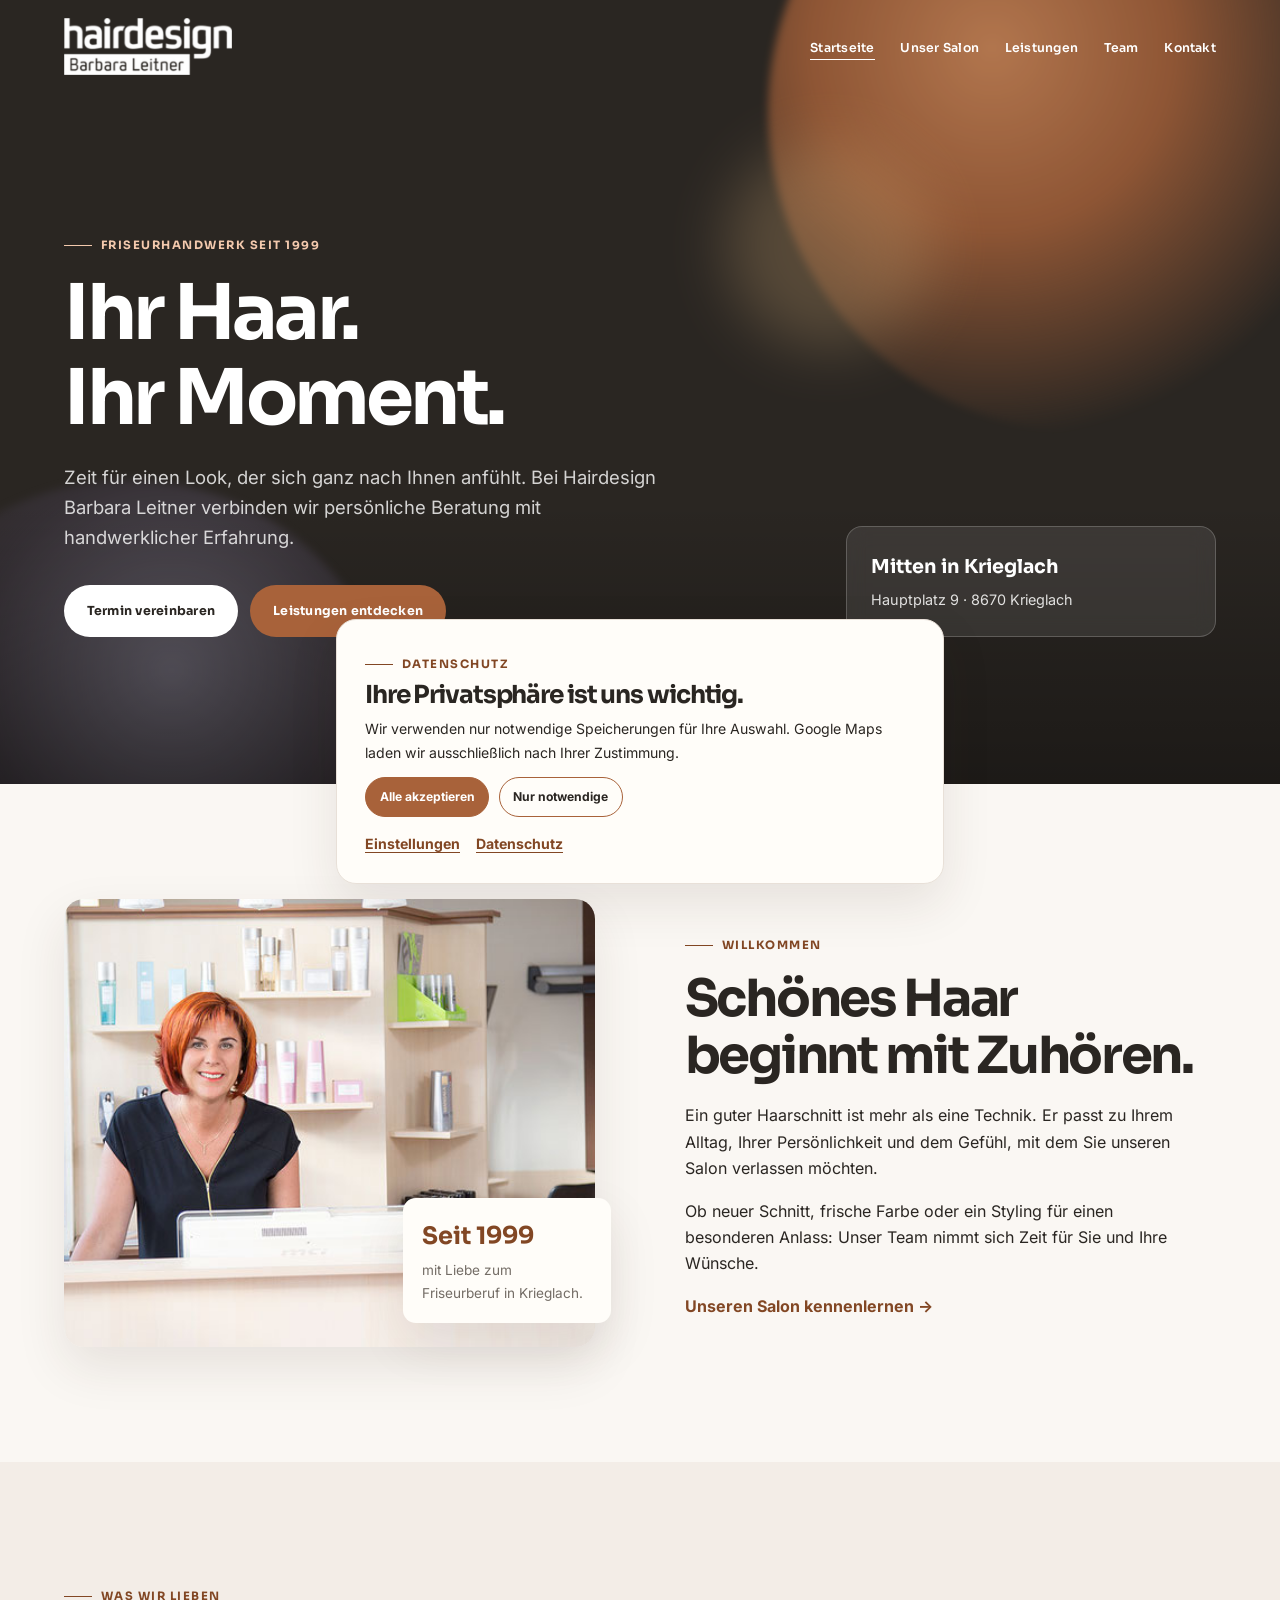
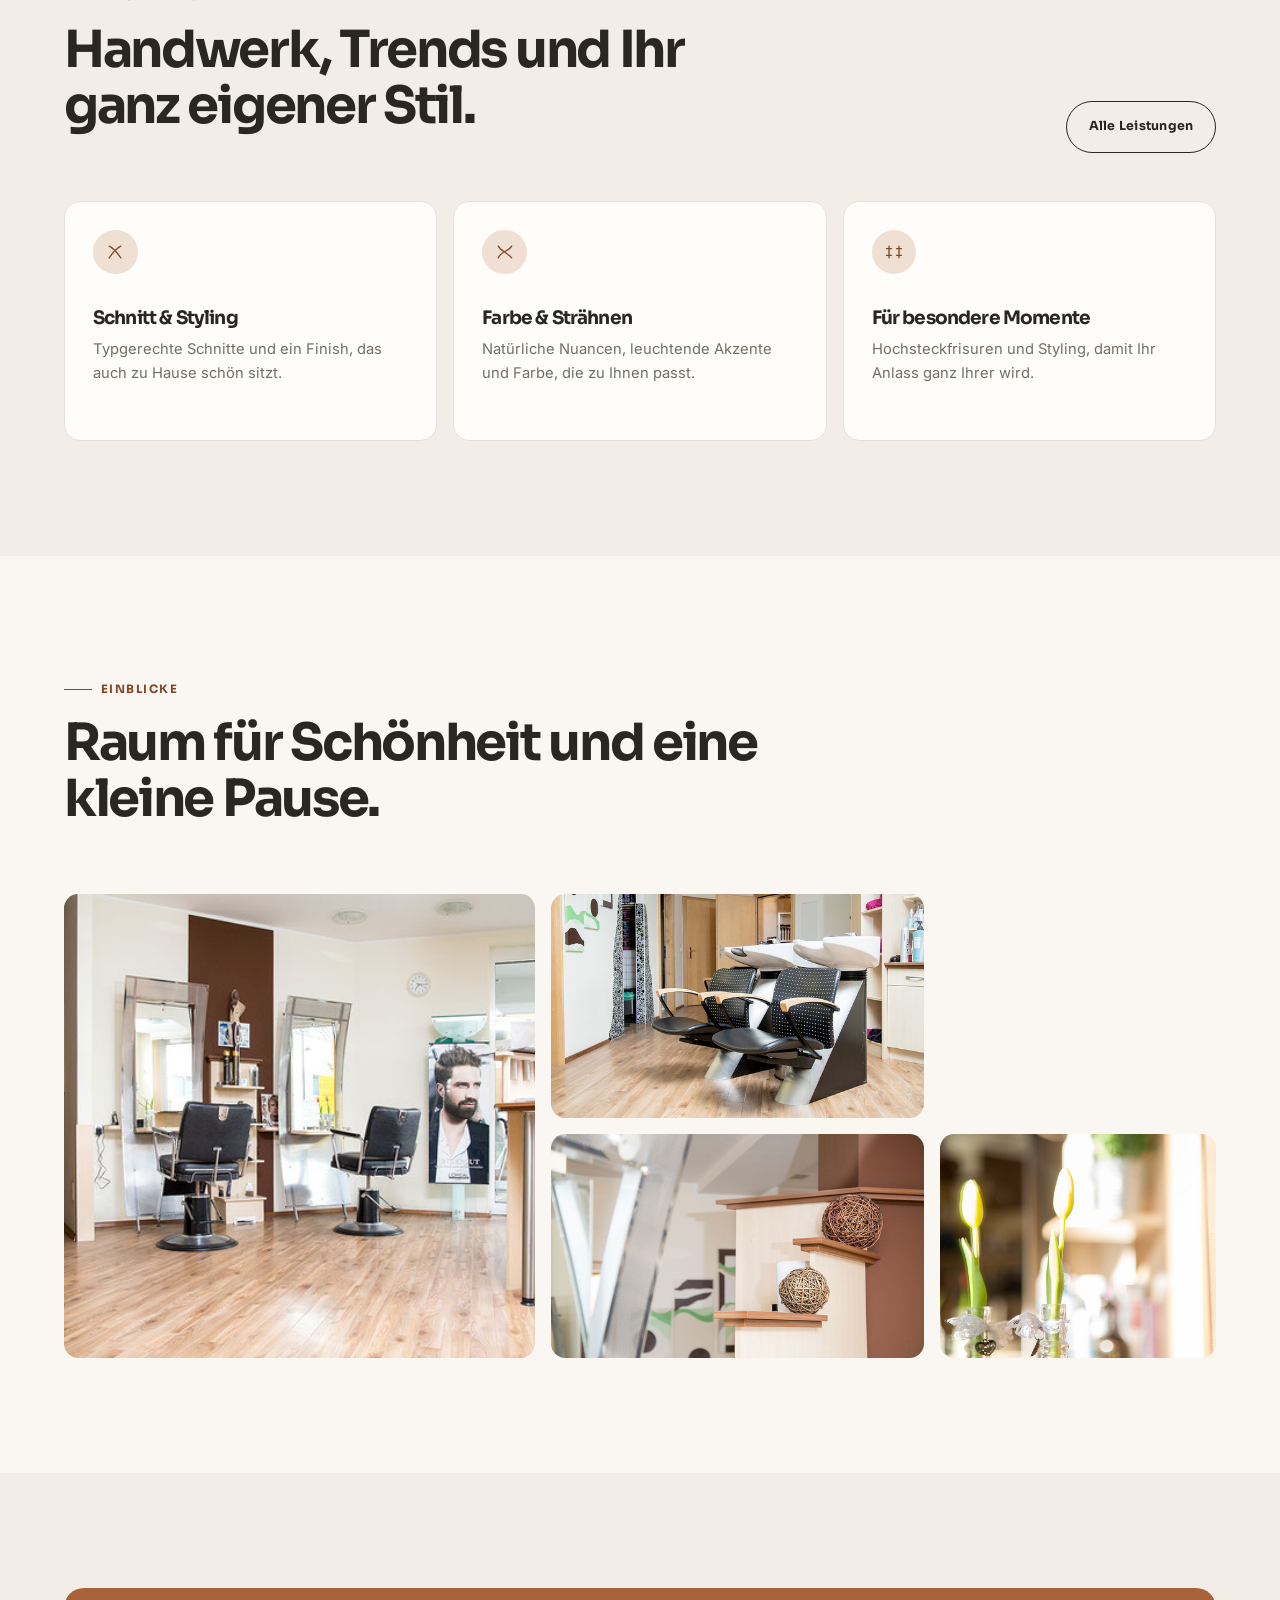
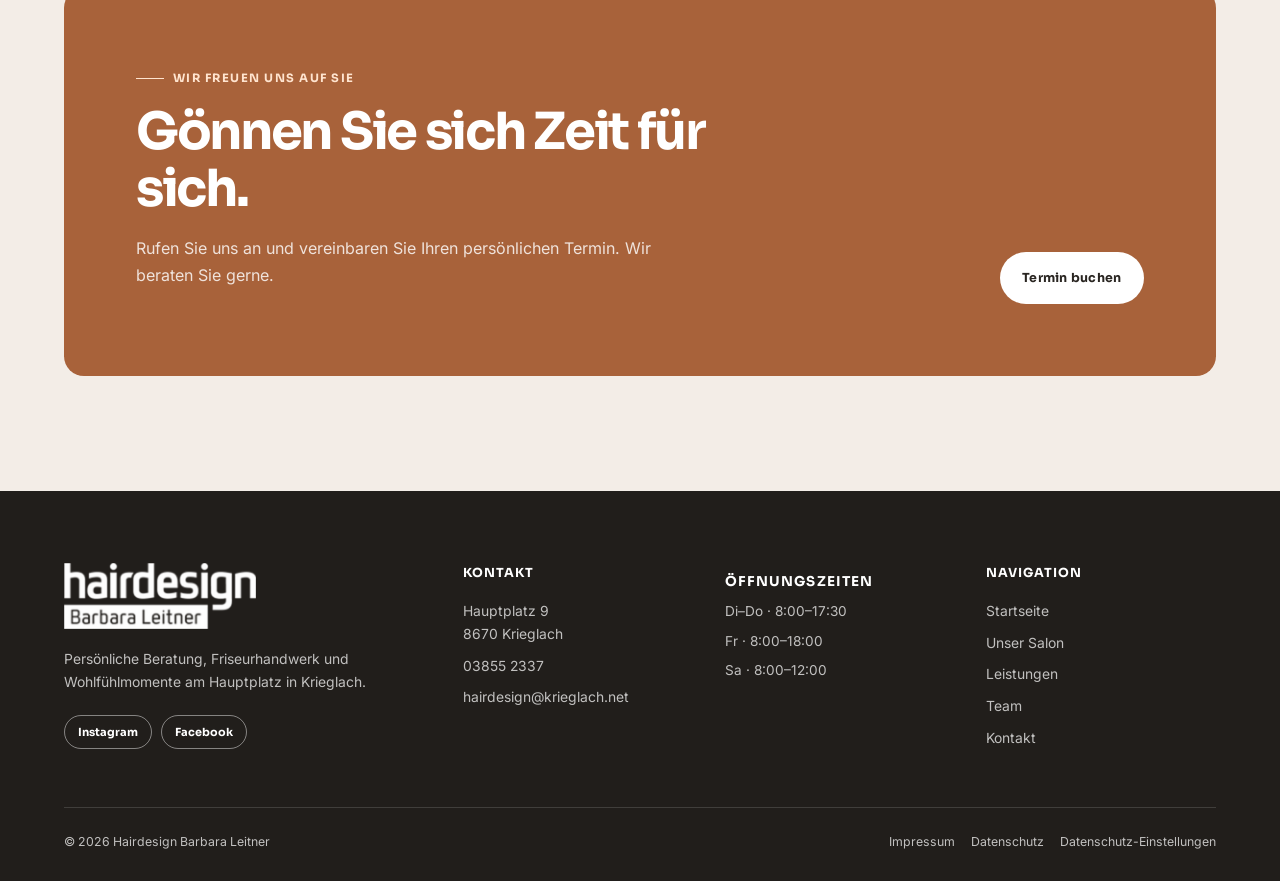
<file: index.html>
<!doctype html>
<html lang="de">
  <head>
    <meta charset="utf-8" />
    <link rel="icon" type="image/jpeg" href="images/HD-Leitner-Logo_rgb.jpg" />
    <meta name="viewport" content="width=device-width, initial-scale=1" />
    <meta
      name="description"
      content="Hairdesign Barbara Leitner – Friseurhandwerk, typgerechte Beratung und Wohlfühlmomente in Krieglach."
    />
    <title>Hairdesign Barbara Leitner | Friseur in Krieglach</title>
    <link rel="stylesheet" href="css/style.css" />
    <script src="js/script.js" defer></script>
  </head>
  <body>
    <header class="site-header">
      <div class="container nav">
        <a
          class="brand"
          href="index.html"
          aria-label="Hairdesign Barbara Leitner – Startseite"
          ><img
            src="images/Logo_Hairdesing%20Barbara%20Leitner.png"
            alt="Hairdesign Barbara Leitner"
        /></a>
        <button
          class="menu-toggle"
          type="button"
          aria-label="Menü öffnen"
          aria-controls="main-navigation"
          aria-expanded="false"
        >
          <svg viewBox="0 0 24 24" aria-hidden="true">
            <path fill="currentColor" d="M4 7h16v1.5H4zm0 8h16v1.5H4z" />
          </svg>
        </button>
        <nav aria-label="Hauptnavigation">
          <ul class="nav-links" id="main-navigation">
            <li><a href="index.html" aria-current="page">Startseite</a></li>
            <li><a href="unser-salon.html">Unser Salon</a></li>
            <li><a href="leistungen.html">Leistungen</a></li>
            <li><a href="team.html">Team</a></li>
            <li><a href="kontakt.html">Kontakt</a></li>
          </ul>
        </nav>
      </div>
    </header>

    <main class="page-main">
      <section class="hero">
        <span class="hero-blob hero-blob-one"></span
        ><span class="hero-blob hero-blob-two"></span
        ><span class="hero-blob hero-blob-three"></span>
        <div class="container hero-inner hero-grid">
          <div>
            <p class="eyebrow" style="color: #f3c9ad">
              Friseurhandwerk seit 1999
            </p>
            <h1>Ihr Haar.<br />Ihr Moment.</h1>
            <p class="display-copy">
              Zeit für einen Look, der sich ganz nach Ihnen anfühlt. Bei
              Hairdesign Barbara Leitner verbinden wir persönliche Beratung mit
              handwerklicher Erfahrung.
            </p>
            <div class="hero-actions">
              <a class="button button-light" href="tel:+4338552337"
                >Termin vereinbaren</a
              ><a class="button" href="leistungen.html">Leistungen entdecken</a>
            </div>
          </div>
          <aside class="hero-card">
            <strong>Mitten in Krieglach</strong>
            <p>Hauptplatz 9 · 8670 Krieglach</p>
          </aside>
        </div>
      </section>

      <section class="section">
        <div class="container two-column">
          <div class="intro-image reveal">
            <img
              src="images/Salon_1.jpg"
              alt="Heller und freundlicher Innenraum des Salons"
            />
            <div class="image-note">
              <strong>Seit 1999</strong>mit Liebe zum Friseurberuf in Krieglach.
            </div>
          </div>
          <div class="story-copy reveal">
            <p class="eyebrow">Willkommen</p>
            <h2>Schönes Haar beginnt mit Zuhören.</h2>
            <p>
              Ein guter Haarschnitt ist mehr als eine Technik. Er passt zu Ihrem
              Alltag, Ihrer Persönlichkeit und dem Gefühl, mit dem Sie unseren
              Salon verlassen möchten.
            </p>
            <p>
              Ob neuer Schnitt, frische Farbe oder ein Styling für einen
              besonderen Anlass: Unser Team nimmt sich Zeit für Sie und Ihre
              Wünsche.
            </p>
            <a class="text-link" href="unser-salon.html"
              >Unseren Salon kennenlernen →</a
            >
          </div>
        </div>
      </section>

      <section class="section section-soft">
        <div class="container">
          <div class="section-heading reveal">
            <div>
              <p class="eyebrow">Was wir lieben</p>
              <h2>Handwerk, Trends und Ihr ganz eigener Stil.</h2>
            </div>
            <a class="button button-outline" href="leistungen.html"
              >Alle Leistungen</a
            >
          </div>
          <div class="service-grid">
            <article class="service-card reveal">
              <div class="service-icon">
                <svg viewBox="0 0 24 24">
                  <path d="M5 5c5 2 9 7 14 14M19 5c-5 2-9 7-14 14" />
                </svg>
              </div>
              <h3>Schnitt &amp; Styling</h3>
              <p>
                Typgerechte Schnitte und ein Finish, das auch zu Hause schön
                sitzt.
              </p>
            </article>
            <article class="service-card reveal">
              <div class="service-icon">
                <svg viewBox="0 0 24 24">
                  <path d="M4 19c3-8 13-8 16-14M4 5c3 6 10 7 16 14" />
                </svg>
              </div>
              <h3>Farbe &amp; Strähnen</h3>
              <p>
                Natürliche Nuancen, leuchtende Akzente und Farbe, die zu Ihnen
                passt.
              </p>
            </article>
            <article class="service-card reveal">
              <div class="service-icon">
                <svg viewBox="0 0 24 24">
                  <path d="M6 19V5m12 14V5M3 8h6m6 0h6M3 16h6m6 0h6" />
                </svg>
              </div>
              <h3>Für besondere Momente</h3>
              <p>
                Hochsteckfrisuren und Styling, damit Ihr Anlass ganz Ihrer wird.
              </p>
            </article>
          </div>
        </div>
      </section>

      <section class="section">
        <div class="container">
          <div class="section-heading reveal">
            <div>
              <p class="eyebrow">Einblicke</p>
              <h2>Raum für Schönheit und eine kleine Pause.</h2>
            </div>
          </div>
          <div class="gallery reveal">
            <figure>
              <img
                src="images/Salon_2.jpg"
                alt="Salonansicht bei Hairdesign Barbara Leitner"
              />
            </figure>
            <figure>
              <img src="images/Salon_4.jpg" alt="Details aus dem Salon" />
            </figure>
            <figure>
              <img
                src="images/Salon_6.jpg"
                alt="Waschbereich im Friseursalon"
              />
            </figure>
            <figure>
              <img src="images/Salon_7.jpg" alt="Dekoration im Salon" />
            </figure>
          </div>
        </div>
      </section>

      <section class="section section-soft">
        <div class="container">
          <div class="cta-band reveal">
            <div class="cta-band-inner">
              <div>
                <p class="eyebrow" style="color: #ffe4cf">
                  Wir freuen uns auf Sie
                </p>
                <h2>Gönnen Sie sich Zeit für sich.</h2>
                <p>
                  Rufen Sie uns an und vereinbaren Sie Ihren persönlichen
                  Termin. Wir beraten Sie gerne.
                </p>
              </div>
              <a class="button button-light" href="tel:+4338552337"
                >Termin buchen</a
              >
            </div>
          </div>
        </div>
      </section>
    </main>

    <footer class="site-footer">
      <div class="container">
        <div class="footer-grid">
          <div class="footer-brand">
            <img
              src="images/Logo_Hairdesing%20Barbara%20Leitner.png"
              alt="Hairdesign Barbara Leitner"
            />
            <p>
              Persönliche Beratung, Friseurhandwerk und Wohlfühlmomente am
              Hauptplatz in Krieglach.
            </p>
          </div>
          <div>
            <p class="footer-title">Kontakt</p>
            <ul class="footer-links">
              <li>Hauptplatz 9<br />8670 Krieglach</li>
              <li><a href="tel:+4338552337">03855 2337</a></li>
              <li>
                <a href="mailto:hairdesign@krieglach.net"
                  >hairdesign@krieglach.net</a
                >
              </li>
            </ul>
          </div>
          <div class="footer-hours">
            <p class="footer-title">Öffnungszeiten</p>
            <p>Di–Do · 8:00–17:30</p>
            <p>Fr · 8:00–18:00</p>
            <p>Sa · 8:00–12:00</p>
          </div>
          <nav class="footer-nav" aria-label="Footer-Navigation">
            <p class="footer-title">Navigation</p>
            <ul class="footer-links">
              <li><a href="index.html">Startseite</a></li>
              <li><a href="unser-salon.html">Unser Salon</a></li>
              <li><a href="leistungen.html">Leistungen</a></li>
              <li><a href="team.html">Team</a></li>
              <li><a href="kontakt.html">Kontakt</a></li>
            </ul>
          </nav>
        </div>
        <div class="footer-bottom">
          <span>© 2026 Hairdesign Barbara Leitner</span>
          <div class="footer-legal">
            <a href="impressum.html">Impressum</a
            ><a href="datenschutz.html">Datenschutz</a>
          </div>
        </div>
      </div>
    </footer>
  </body>
</html>
</file>
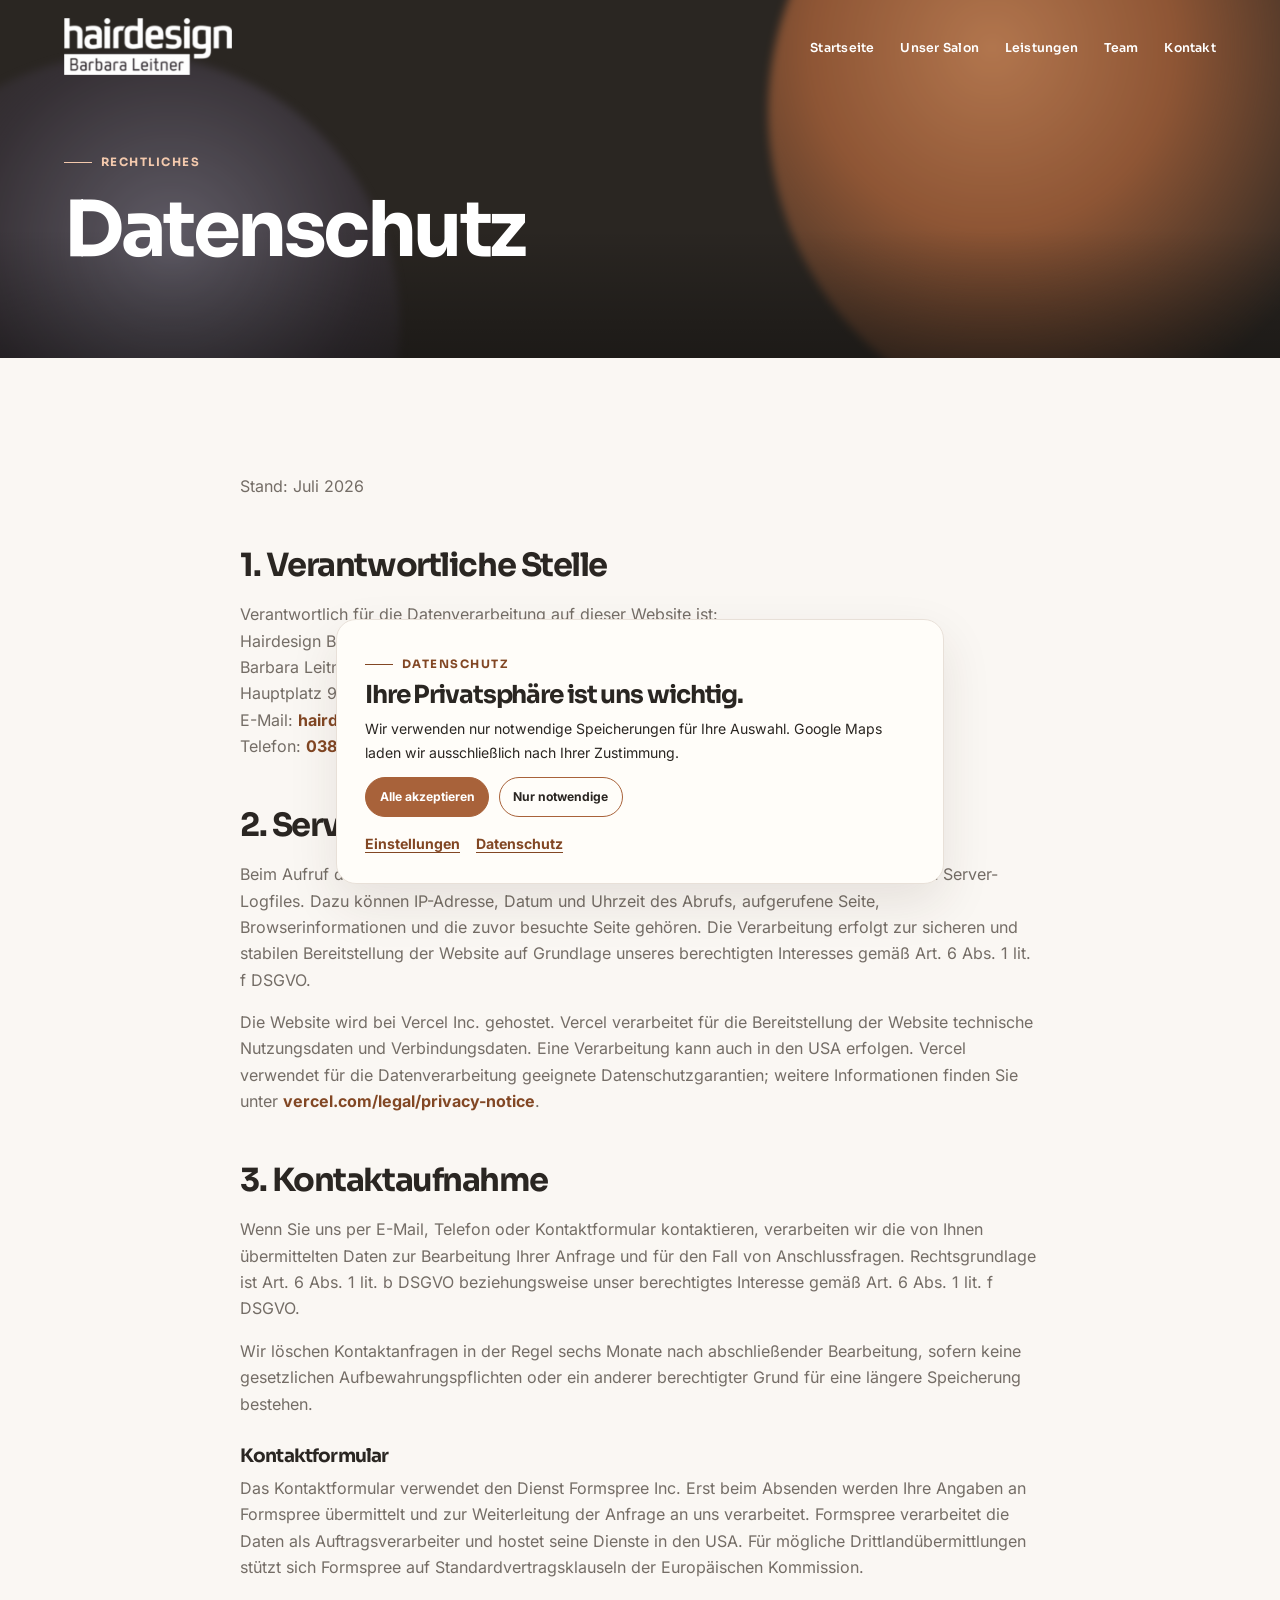
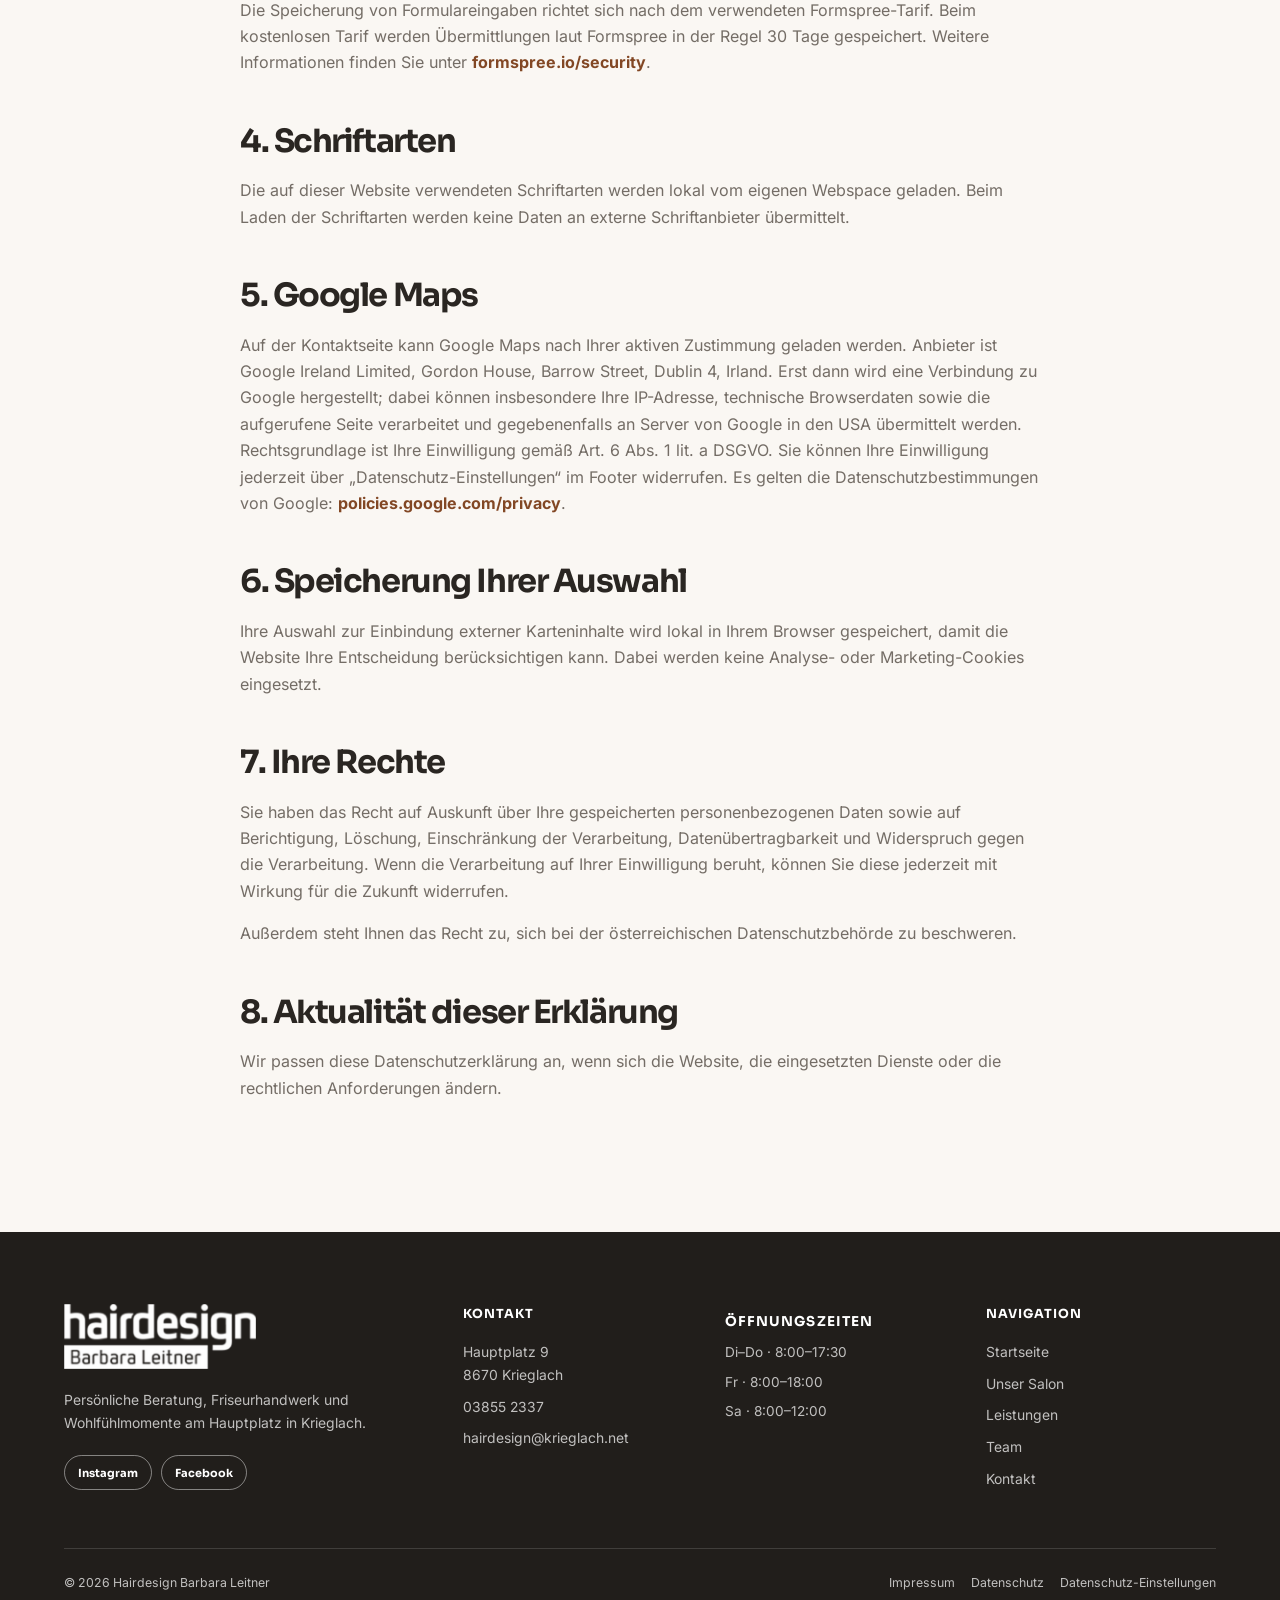
<file: datenschutz.html>
<!doctype html>
<html lang="de">
  <head>
    <meta charset="utf-8" />
    <link rel="icon" type="image/jpeg" href="images/HD-Leitner-Logo_rgb.jpg" />
    <meta name="viewport" content="width=device-width, initial-scale=1" />
    <meta
      name="description"
      content="Datenschutzerklärung von Hairdesign Barbara Leitner."
    />
    <title>Datenschutz | Hairdesign Barbara Leitner</title>
    <link rel="stylesheet" href="css/style.css" />
    <script src="js/script.js" defer></script>
  </head>
  <body>
    <header class="site-header">
      <div class="container nav">
        <a
          class="brand"
          href="index.html"
          aria-label="Hairdesign Barbara Leitner – Startseite"
          ><img
            src="images/Logo_Hairdesing%20Barbara%20Leitner.png"
            alt="Hairdesign Barbara Leitner" /></a
        ><button
          class="menu-toggle"
          type="button"
          aria-label="Menü öffnen"
          aria-controls="main-navigation"
          aria-expanded="false"
        >
          <svg viewBox="0 0 24 24" aria-hidden="true">
            <path fill="currentColor" d="M4 7h16v1.5H4zm0 8h16v1.5H4z" />
          </svg>
        </button>
        <nav aria-label="Hauptnavigation">
          <ul class="nav-links" id="main-navigation">
            <li><a href="index.html">Startseite</a></li>
            <li><a href="unser-salon.html">Unser Salon</a></li>
            <li><a href="leistungen.html">Leistungen</a></li>
            <li><a href="team.html">Team</a></li>
            <li><a href="kontakt.html">Kontakt</a></li>
          </ul>
        </nav>
      </div>
    </header>
    <main class="page-main">
      <section class="hero legal-hero">
        <span class="hero-blob hero-blob-one"></span
        ><span class="hero-blob hero-blob-two"></span>
        <div class="container hero-inner">
          <p class="eyebrow" style="color: #f3c9ad">Rechtliches</p>
          <h1>Datenschutz</h1>
        </div>
      </section>
      <section class="section">
        <article class="narrow legal-content">
          <p>Stand: Juli 2026</p>
          <h2>1. Verantwortliche Stelle</h2>
          <p>
            Verantwortlich für die Datenverarbeitung auf dieser Website ist:<br />Hairdesign
            Barbara Leitner<br />Barbara Leitner<br />Hauptplatz 9, 8670
            Krieglach<br />E-Mail:
            <a class="text-link" href="mailto:hairdesign@krieglach.net"
              >hairdesign@krieglach.net</a
            ><br />Telefon:
            <a class="text-link" href="tel:+4338552337">03855 2337</a>
          </p>
          <h2>2. Server-Logfiles und Hosting</h2>
          <p>
            Beim Aufruf dieser Website verarbeitet der Hosting-Anbieter
            technisch erforderliche Daten in Server-Logfiles. Dazu können
            IP-Adresse, Datum und Uhrzeit des Abrufs, aufgerufene Seite,
            Browserinformationen und die zuvor besuchte Seite gehören. Die
            Verarbeitung erfolgt zur sicheren und stabilen Bereitstellung der
            Website auf Grundlage unseres berechtigten Interesses gemäß Art. 6
            Abs. 1 lit. f DSGVO.
          </p>
          <p>
            Die Website wird bei Vercel Inc. gehostet. Vercel verarbeitet für
            die Bereitstellung der Website technische Nutzungsdaten und
            Verbindungsdaten. Eine Verarbeitung kann auch in den USA erfolgen.
            Vercel verwendet für die Datenverarbeitung geeignete
            Datenschutzgarantien; weitere Informationen finden Sie unter
            <a
              class="text-link"
              href="https://vercel.com/legal/privacy-notice"
              target="_blank"
              rel="noopener noreferrer"
              >vercel.com/legal/privacy-notice</a
            >.
          </p>
          <h2>3. Kontaktaufnahme</h2>
          <p>
            Wenn Sie uns per E-Mail, Telefon oder Kontaktformular kontaktieren,
            verarbeiten wir die von Ihnen übermittelten Daten zur Bearbeitung
            Ihrer Anfrage und für den Fall von Anschlussfragen. Rechtsgrundlage
            ist Art. 6 Abs. 1 lit. b DSGVO beziehungsweise unser berechtigtes
            Interesse gemäß Art. 6 Abs. 1 lit. f DSGVO.
          </p>
          <p>
            Wir löschen Kontaktanfragen in der Regel sechs Monate nach
            abschließender Bearbeitung, sofern keine gesetzlichen
            Aufbewahrungspflichten oder ein anderer berechtigter Grund für eine
            längere Speicherung bestehen.
          </p>
          <h3>Kontaktformular</h3>
          <p>
            Das Kontaktformular verwendet den Dienst Formspree Inc. Erst beim
            Absenden werden Ihre Angaben an Formspree übermittelt und zur
            Weiterleitung der Anfrage an uns verarbeitet. Formspree verarbeitet
            die Daten als Auftragsverarbeiter und hostet seine Dienste in den
            USA. Für mögliche Drittlandübermittlungen stützt sich Formspree auf
            Standardvertragsklauseln der Europäischen Kommission.
          </p>
          <p>
            Die Speicherung von Formulareingaben richtet sich nach dem
            verwendeten Formspree-Tarif. Beim kostenlosen Tarif werden
            Übermittlungen laut Formspree in der Regel 30 Tage gespeichert.
            Weitere Informationen finden Sie unter
            <a
              class="text-link"
              href="https://formspree.io/security/"
              target="_blank"
              rel="noopener noreferrer"
              >formspree.io/security</a
            >.
          </p>
          <h2>4. Schriftarten</h2>
          <p>
            Die auf dieser Website verwendeten Schriftarten werden lokal vom
            eigenen Webspace geladen. Beim Laden der Schriftarten werden keine
            Daten an externe Schriftanbieter übermittelt.
          </p>
          <h2>5. Google Maps</h2>
          <p>
            Auf der Kontaktseite kann Google Maps nach Ihrer aktiven Zustimmung
            geladen werden. Anbieter ist Google Ireland Limited, Gordon House,
            Barrow Street, Dublin 4, Irland. Erst dann wird eine Verbindung zu
            Google hergestellt; dabei können insbesondere Ihre IP-Adresse,
            technische Browserdaten sowie die aufgerufene Seite verarbeitet und
            gegebenenfalls an Server von Google in den USA übermittelt werden.
            Rechtsgrundlage ist Ihre Einwilligung gemäß Art. 6 Abs. 1 lit. a
            DSGVO. Sie können Ihre Einwilligung jederzeit über
            „Datenschutz-Einstellungen“ im Footer widerrufen. Es gelten die
            Datenschutzbestimmungen von Google:
            <a
              class="text-link"
              href="https://policies.google.com/privacy"
              target="_blank"
              rel="noopener noreferrer"
              >policies.google.com/privacy</a
            >.
          </p>
          <h2>6. Speicherung Ihrer Auswahl</h2>
          <p>
            Ihre Auswahl zur Einbindung externer Karteninhalte wird lokal in
            Ihrem Browser gespeichert, damit die Website Ihre Entscheidung
            berücksichtigen kann. Dabei werden keine Analyse- oder
            Marketing-Cookies eingesetzt.
          </p>
          <h2>7. Ihre Rechte</h2>
          <p>
            Sie haben das Recht auf Auskunft über Ihre gespeicherten
            personenbezogenen Daten sowie auf Berichtigung, Löschung,
            Einschränkung der Verarbeitung, Datenübertragbarkeit und Widerspruch
            gegen die Verarbeitung. Wenn die Verarbeitung auf Ihrer Einwilligung
            beruht, können Sie diese jederzeit mit Wirkung für die Zukunft
            widerrufen.
          </p>
          <p>
            Außerdem steht Ihnen das Recht zu, sich bei der österreichischen
            Datenschutzbehörde zu beschweren.
          </p>
          <h2>8. Aktualität dieser Erklärung</h2>
          <p>
            Wir passen diese Datenschutzerklärung an, wenn sich die Website, die
            eingesetzten Dienste oder die rechtlichen Anforderungen ändern.
          </p>
        </article>
      </section>
    </main>
    <footer class="site-footer">
      <div class="container">
        <div class="footer-grid">
          <div class="footer-brand">
            <img
              src="images/Logo_Hairdesing%20Barbara%20Leitner.png"
              alt="Hairdesign Barbara Leitner"
            />
            <p>
              Persönliche Beratung, Friseurhandwerk und Wohlfühlmomente am
              Hauptplatz in Krieglach.
            </p>
          </div>
          <div>
            <p class="footer-title">Kontakt</p>
            <ul class="footer-links">
              <li>Hauptplatz 9<br />8670 Krieglach</li>
              <li><a href="tel:+4338552337">03855 2337</a></li>
              <li>
                <a href="mailto:hairdesign@krieglach.net"
                  >hairdesign@krieglach.net</a
                >
              </li>
            </ul>
          </div>
          <div class="footer-hours">
            <p class="footer-title">Öffnungszeiten</p>
            <p>Di–Do · 8:00–17:30</p>
            <p>Fr · 8:00–18:00</p>
            <p>Sa · 8:00–12:00</p>
          </div>
          <nav class="footer-nav" aria-label="Footer-Navigation">
            <p class="footer-title">Navigation</p>
            <ul class="footer-links">
              <li><a href="index.html">Startseite</a></li>
              <li><a href="unser-salon.html">Unser Salon</a></li>
              <li><a href="leistungen.html">Leistungen</a></li>
              <li><a href="team.html">Team</a></li>
              <li><a href="kontakt.html">Kontakt</a></li>
            </ul>
          </nav>
        </div>
        <div class="footer-bottom">
          <span>© 2026 Hairdesign Barbara Leitner</span>
          <div class="footer-legal">
            <a href="impressum.html">Impressum</a
            ><a href="datenschutz.html">Datenschutz</a>
          </div>
        </div>
      </div>
    </footer>
  </body>
</html>
</file>
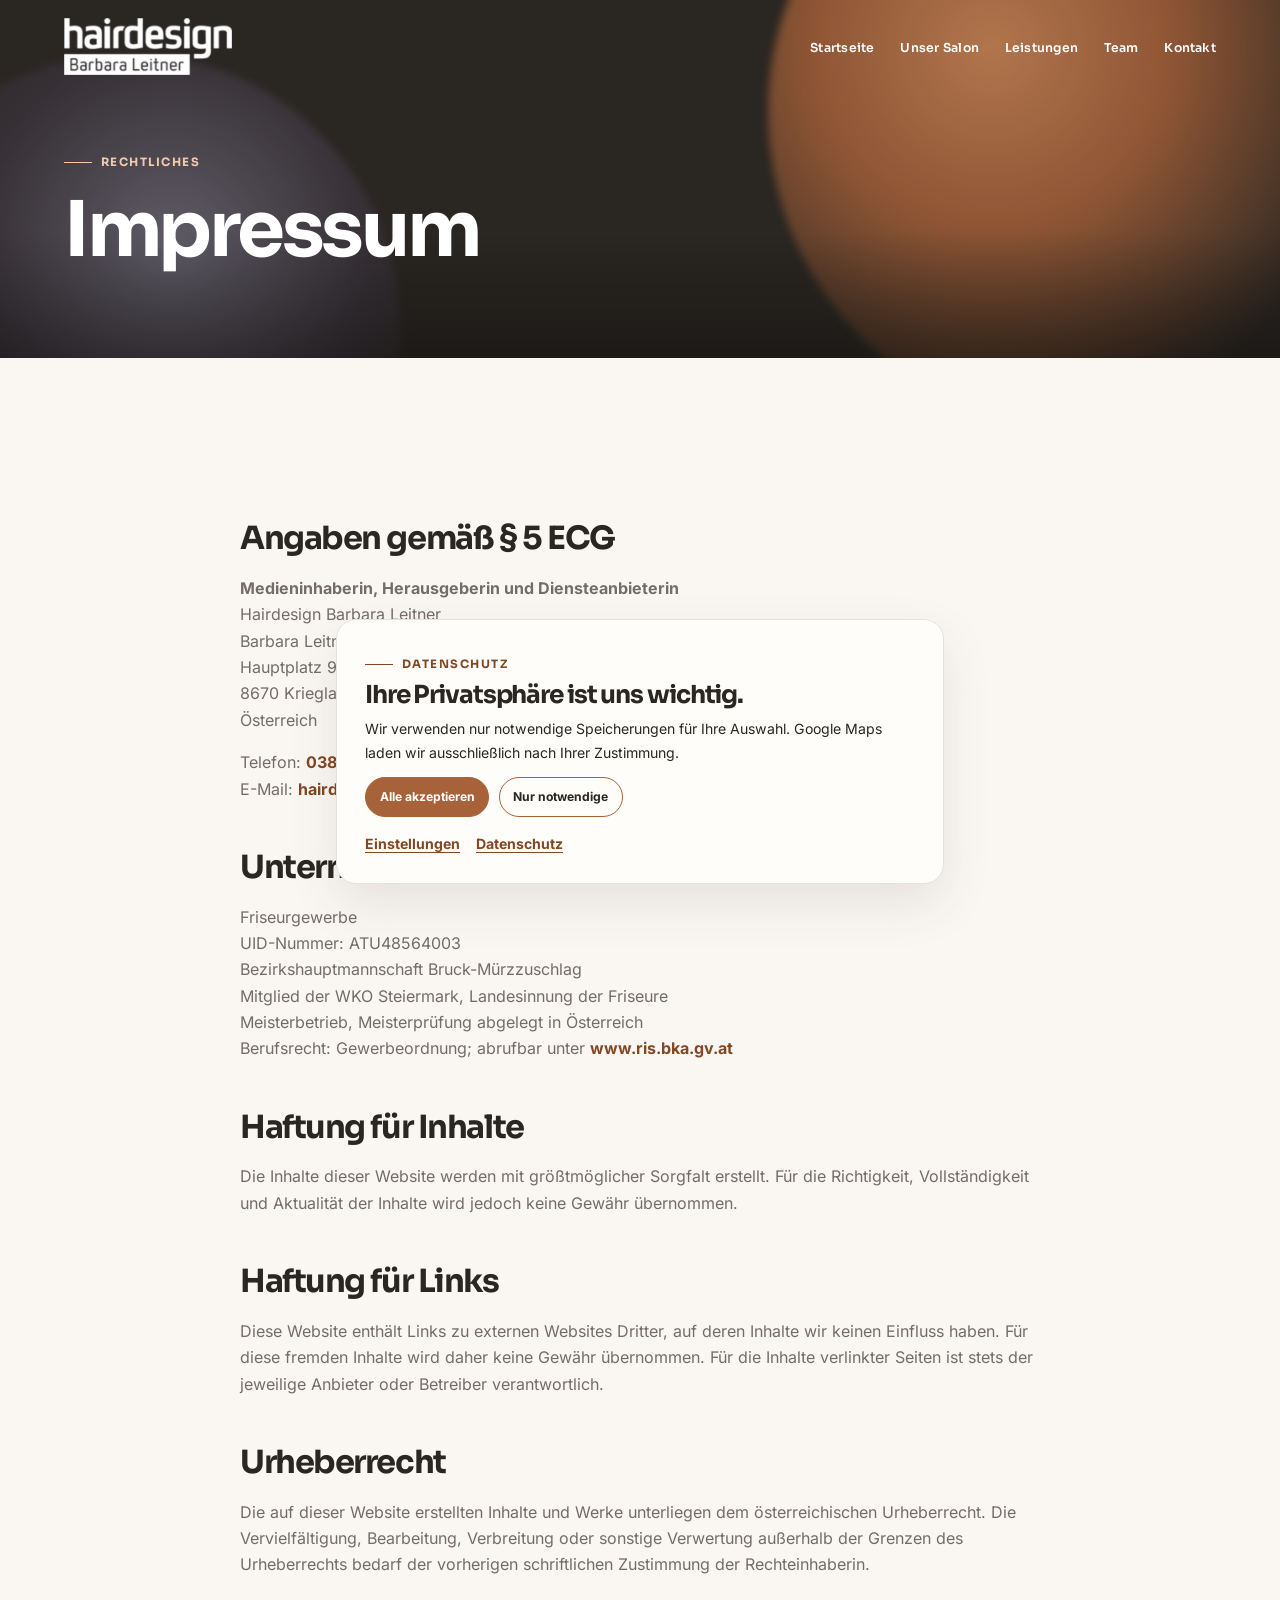
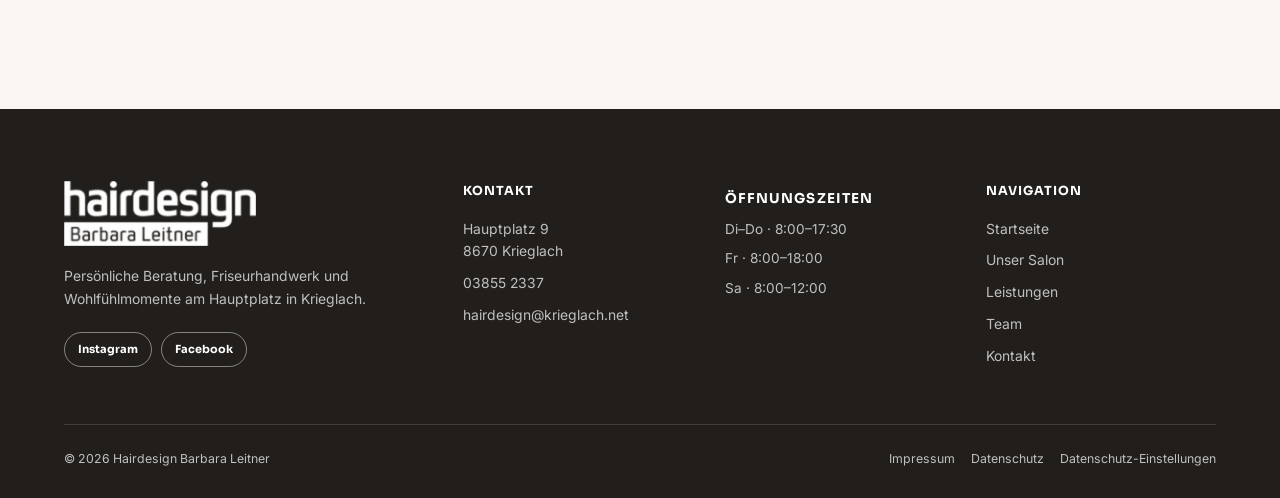
<file: impressum.html>
<!doctype html>
<html lang="de">
  <head>
    <meta charset="utf-8" />
    <link rel="icon" type="image/jpeg" href="images/HD-Leitner-Logo_rgb.jpg" />
    <meta name="viewport" content="width=device-width, initial-scale=1" />
    <meta
      name="description"
      content="Impressum von Hairdesign Barbara Leitner."
    />
    <title>Impressum | Hairdesign Barbara Leitner</title>
    <link rel="stylesheet" href="css/style.css" />
    <script src="js/script.js" defer></script>
  </head>
  <body>
    <header class="site-header">
      <div class="container nav">
        <a
          class="brand"
          href="index.html"
          aria-label="Hairdesign Barbara Leitner – Startseite"
          ><img
            src="images/Logo_Hairdesing%20Barbara%20Leitner.png"
            alt="Hairdesign Barbara Leitner" /></a
        ><button
          class="menu-toggle"
          type="button"
          aria-label="Menü öffnen"
          aria-controls="main-navigation"
          aria-expanded="false"
        >
          <svg viewBox="0 0 24 24" aria-hidden="true">
            <path fill="currentColor" d="M4 7h16v1.5H4zm0 8h16v1.5H4z" />
          </svg>
        </button>
        <nav aria-label="Hauptnavigation">
          <ul class="nav-links" id="main-navigation">
            <li><a href="index.html">Startseite</a></li>
            <li><a href="unser-salon.html">Unser Salon</a></li>
            <li><a href="leistungen.html">Leistungen</a></li>
            <li><a href="team.html">Team</a></li>
            <li><a href="kontakt.html">Kontakt</a></li>
          </ul>
        </nav>
      </div>
    </header>
    <main class="page-main">
      <section class="hero legal-hero">
        <span class="hero-blob hero-blob-one"></span
        ><span class="hero-blob hero-blob-two"></span>
        <div class="container hero-inner">
          <p class="eyebrow" style="color: #f3c9ad">Rechtliches</p>
          <h1>Impressum</h1>
        </div>
      </section>
      <section class="section">
        <article class="narrow legal-content">
          <h2>Angaben gemäß § 5 ECG</h2>
          <p>
            <strong>Medieninhaberin, Herausgeberin und Diensteanbieterin</strong
            ><br />Hairdesign Barbara Leitner<br />Barbara Leitner<br />Hauptplatz
            9<br />8670 Krieglach<br />Österreich
          </p>
          <p>
            Telefon: <a class="text-link" href="tel:+4338552337">03855 2337</a
            ><br />E-Mail:
            <a class="text-link" href="mailto:hairdesign@krieglach.net"
              >hairdesign@krieglach.net</a
            >
          </p>
          <h2>Unternehmensdaten</h2>
          <p>
            Friseurgewerbe<br 
            />UID-Nummer: ATU48564003<br 
            />Bezirkshauptmannschaft Bruck-Mürzzuschlag<br 
            />Mitglied der WKO Steiermark, Landesinnung der Friseure
            <br />Meisterbetrieb, Meisterprüfung abgelegt in Österreich
            <br />Berufsrecht: Gewerbeordnung; abrufbar unter
            <a
              class="text-link"
              href="https://www.ris.bka.gv.at/"
              target="_blank"
              rel="noopener noreferrer"
              >www.ris.bka.gv.at</a
            >
          </p>
          <h2>Haftung für Inhalte</h2>
          <p>
            Die Inhalte dieser Website werden mit größtmöglicher Sorgfalt
            erstellt. Für die Richtigkeit, Vollständigkeit und Aktualität der
            Inhalte wird jedoch keine Gewähr übernommen.
          </p>
          <h2>Haftung für Links</h2>
          <p>
            Diese Website enthält Links zu externen Websites Dritter, auf deren
            Inhalte wir keinen Einfluss haben. Für diese fremden Inhalte wird
            daher keine Gewähr übernommen. Für die Inhalte verlinkter Seiten ist
            stets der jeweilige Anbieter oder Betreiber verantwortlich.
          </p>
          <h2>Urheberrecht</h2>
          <p>
            Die auf dieser Website erstellten Inhalte und Werke unterliegen dem
            österreichischen Urheberrecht. Die Vervielfältigung, Bearbeitung,
            Verbreitung oder sonstige Verwertung außerhalb der Grenzen des
            Urheberrechts bedarf der vorherigen schriftlichen Zustimmung der
            Rechteinhaberin.
          </p>
        </article>
      </section>
    </main>
    <footer class="site-footer">
      <div class="container">
        <div class="footer-grid">
          <div class="footer-brand">
            <img
              src="images/Logo_Hairdesing%20Barbara%20Leitner.png"
              alt="Hairdesign Barbara Leitner"
            />
            <p>
              Persönliche Beratung, Friseurhandwerk und Wohlfühlmomente am
              Hauptplatz in Krieglach.
            </p>
          </div>
          <div>
            <p class="footer-title">Kontakt</p>
            <ul class="footer-links">
              <li>Hauptplatz 9<br />8670 Krieglach</li>
              <li><a href="tel:+4338552337">03855 2337</a></li>
              <li>
                <a href="mailto:hairdesign@krieglach.net"
                  >hairdesign@krieglach.net</a
                >
              </li>
            </ul>
          </div>
          <div class="footer-hours">
            <p class="footer-title">Öffnungszeiten</p>
            <p>Di–Do · 8:00–17:30</p>
            <p>Fr · 8:00–18:00</p>
            <p>Sa · 8:00–12:00</p>
          </div>
          <nav class="footer-nav" aria-label="Footer-Navigation">
            <p class="footer-title">Navigation</p>
            <ul class="footer-links">
              <li><a href="index.html">Startseite</a></li>
              <li><a href="unser-salon.html">Unser Salon</a></li>
              <li><a href="leistungen.html">Leistungen</a></li>
              <li><a href="team.html">Team</a></li>
              <li><a href="kontakt.html">Kontakt</a></li>
            </ul>
          </nav>
        </div>
        <div class="footer-bottom">
          <span>© 2026 Hairdesign Barbara Leitner</span>
          <div class="footer-legal">
            <a href="impressum.html">Impressum</a
            ><a href="datenschutz.html">Datenschutz</a>
          </div>
        </div>
      </div>
    </footer>
  </body>
</html>
</file>
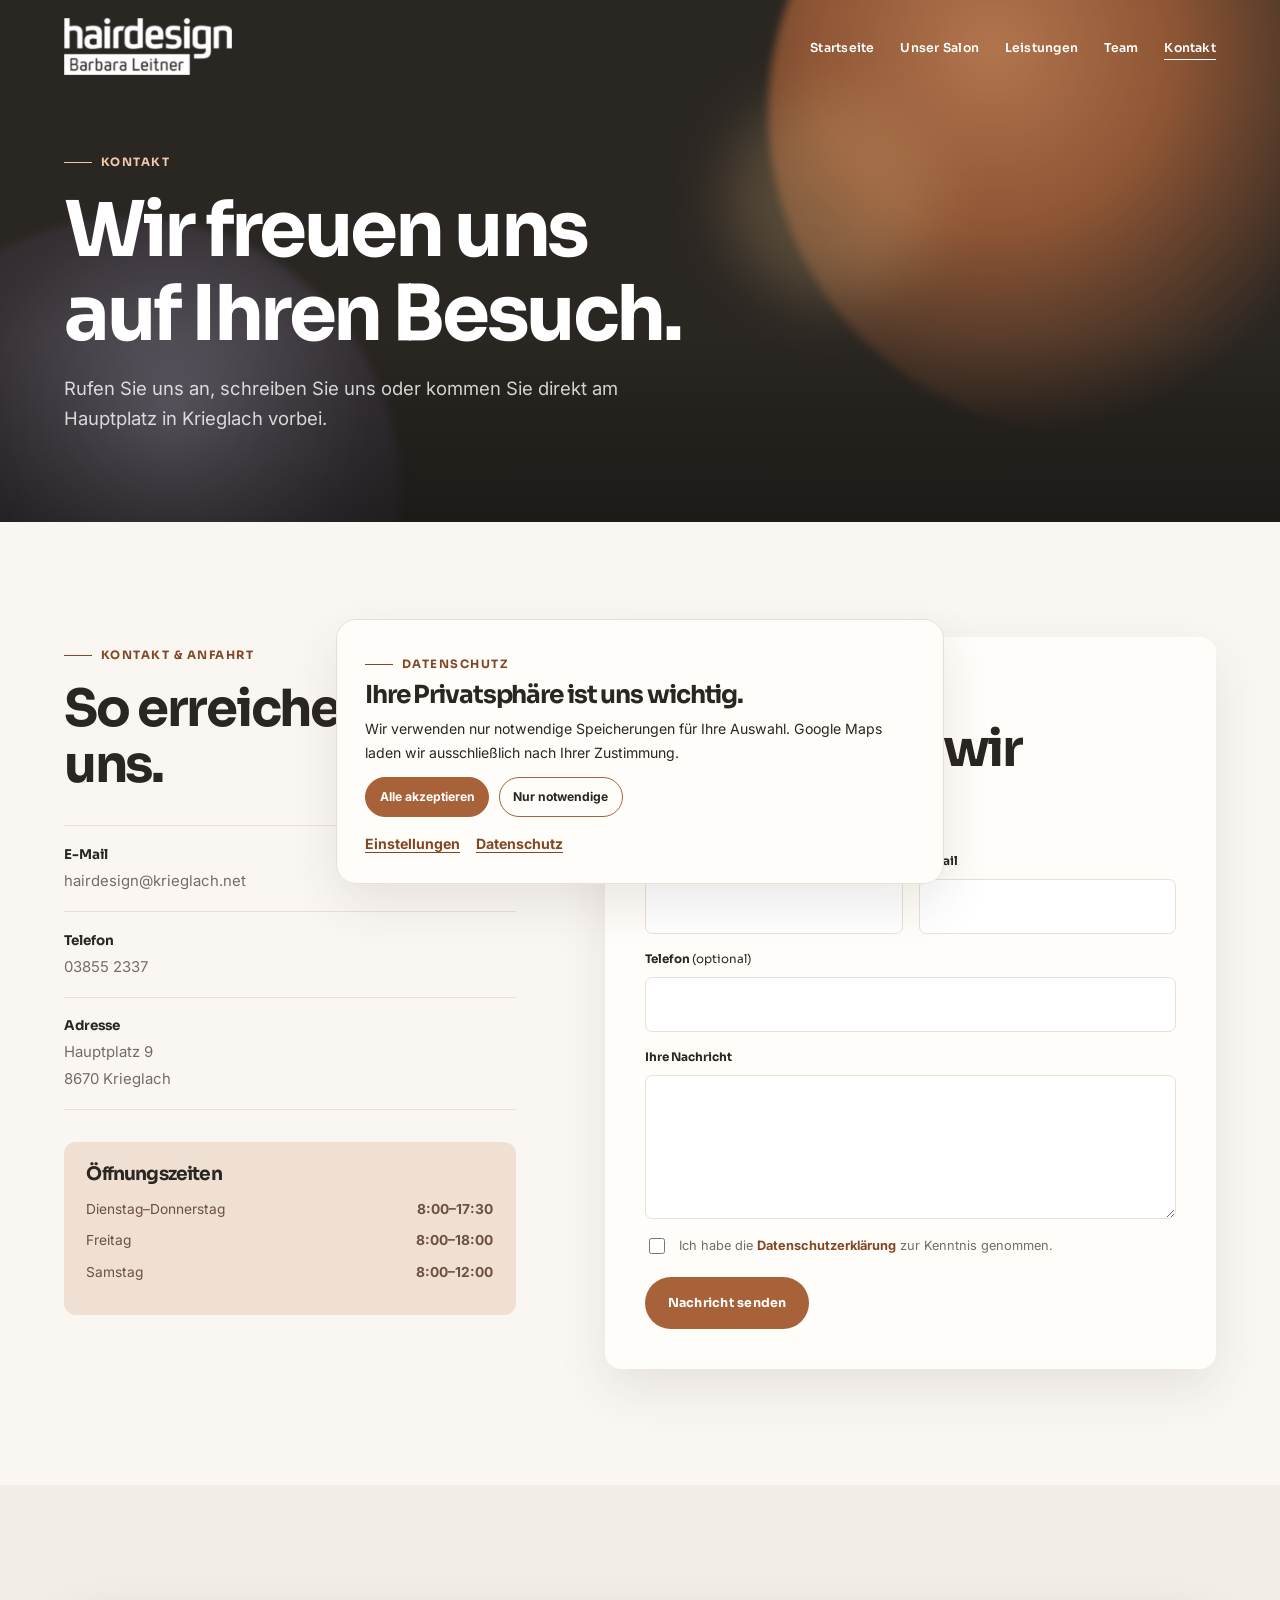
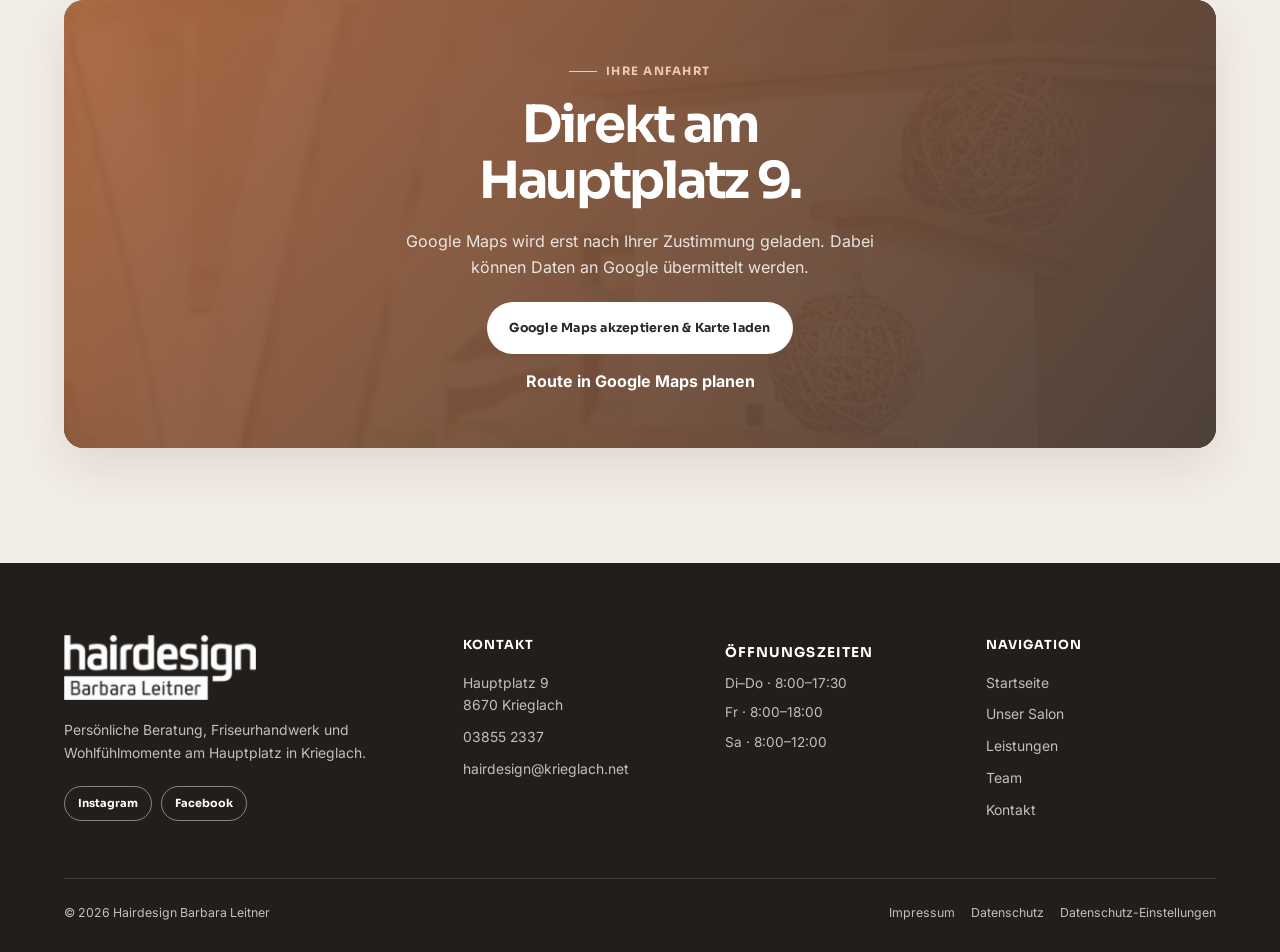
<file: kontakt.html>
<!doctype html>
<html lang="de">
  <head>
    <meta charset="utf-8" />
    <link rel="icon" type="image/jpeg" href="images/HD-Leitner-Logo_rgb.jpg" />
    <meta name="viewport" content="width=device-width, initial-scale=1" />
    <meta
      name="description"
      content="Kontakt, Öffnungszeiten und Anfahrt zu Hairdesign Barbara Leitner in Krieglach."
    />
    <title>Kontakt | Hairdesign Barbara Leitner</title>
    <link rel="stylesheet" href="css/style.css" />
    <script src="js/script.js" defer></script>
  </head>
  <body>
    <header class="site-header">
      <div class="container nav">
        <a
          class="brand"
          href="index.html"
          aria-label="Hairdesign Barbara Leitner – Startseite"
          ><img
            src="images/Logo_Hairdesing%20Barbara%20Leitner.png"
            alt="Hairdesign Barbara Leitner" /></a
        ><button
          class="menu-toggle"
          type="button"
          aria-label="Menü öffnen"
          aria-controls="main-navigation"
          aria-expanded="false"
        >
          <svg viewBox="0 0 24 24" aria-hidden="true">
            <path fill="currentColor" d="M4 7h16v1.5H4zm0 8h16v1.5H4z" />
          </svg>
        </button>
        <nav aria-label="Hauptnavigation">
          <ul class="nav-links" id="main-navigation">
            <li><a href="index.html">Startseite</a></li>
            <li><a href="unser-salon.html">Unser Salon</a></li>
            <li><a href="leistungen.html">Leistungen</a></li>
            <li><a href="team.html">Team</a></li>
            <li><a href="kontakt.html" aria-current="page">Kontakt</a></li>
          </ul>
        </nav>
      </div>
    </header>
    <main class="page-main">
      <section class="hero page-hero">
        <span class="hero-blob hero-blob-one"></span
        ><span class="hero-blob hero-blob-two"></span
        ><span class="hero-blob hero-blob-three"></span>
        <div class="container hero-inner">
          <p class="eyebrow" style="color: #f3c9ad">Kontakt</p>
          <h1>Wir freuen uns<br />auf Ihren Besuch.</h1>
          <p class="display-copy">
            Rufen Sie uns an, schreiben Sie uns oder kommen Sie direkt am
            Hauptplatz in Krieglach vorbei.
          </p>
        </div>
      </section>
      <section class="section">
        <div class="container contact-grid">
          <div class="reveal">
            <p class="eyebrow">Kontakt &amp; Anfahrt</p>
            <h2>So erreichen Sie uns.</h2>
            <ul class="contact-list">
              <li>
                <div>
                  <strong>E-Mail</strong
                  ><a href="mailto:hairdesign@krieglach.net"
                    >hairdesign@krieglach.net</a
                  >
                </div>
              </li>
              <li>
                <div>
                  <strong>Telefon</strong
                  ><a href="tel:+4338552337">03855 2337</a>
                </div>
              </li>
              <li>
                <div>
                  <strong>Adresse</strong
                  ><span>Hauptplatz 9<br />8670 Krieglach</span>
                </div>
              </li>
            </ul>
            <div class="hours">
              <h3>Öffnungszeiten</h3>
              <p><span>Dienstag–Donnerstag</span><strong>8:00–17:30</strong></p>
              <p><span>Freitag</span><strong>8:00–18:00</strong></p>
              <p><span>Samstag</span><strong>8:00–12:00</strong></p>
            </div>
          </div>
          <form
            class="contact-form reveal"
            action="https://formspree.io/f/mdaqgvyo"
            method="post"
          >
            <p class="eyebrow">Nachricht senden</p>
            <h2>Wie können wir helfen?</h2>
            <div class="form-row">
              <div class="form-field">
                <label for="name">Name</label
                ><input
                  id="name"
                  name="name"
                  type="text"
                  autocomplete="name"
                  required
                />
              </div>
              <div class="form-field">
                <label for="email">E-Mail</label
                ><input
                  id="email"
                  name="email"
                  type="email"
                  autocomplete="email"
                  required
                />
              </div>
            </div>
            <div class="form-field">
              <label for="phone"
                >Telefon <span style="font-weight: 400">(optional)</span></label
              ><input id="phone" name="phone" type="tel" autocomplete="tel" />
            </div>
            <div class="form-field">
              <label for="message">Ihre Nachricht</label
              ><textarea id="message" name="message" required></textarea>
            </div>
            <label class="form-check"
              ><input type="checkbox" required /><span
                >Ich habe die
                <a class="text-link" href="datenschutz.html"
                  >Datenschutzerklärung</a
                >
                zur Kenntnis genommen.</span
              ></label
            ><button class="button" type="submit">Nachricht senden</button>
          </form>
        </div>
      </section>
      <section class="section section-soft">
        <div class="container">
          <div class="map-embed reveal">
            <div class="map-consent">
              <div class="map-consent-inner">
                <p class="eyebrow" style="color: #f3c9ad">Ihre Anfahrt</p>
                <h2>Direkt am Hauptplatz 9.</h2>
                <p>
                  Google Maps wird erst nach Ihrer Zustimmung geladen. Dabei
                  können Daten an Google übermittelt werden.
                </p>
                <div class="map-consent-actions">
                  <button
                    class="button button-light map-consent-button"
                    type="button"
                  >
                    Google Maps akzeptieren &amp; Karte laden</button
                  ><a
                    class="text-link"
                    href="https://www.google.com/maps/search/?api=1&amp;query=Hauptplatz+9%2C+8670+Krieglach"
                    target="_blank"
                    rel="noopener noreferrer"
                    >Route in Google Maps planen</a
                  >
                </div>
              </div>
            </div>
            <iframe
              title="Google Maps – Hairdesign Barbara Leitner, Hauptplatz 9, 8670 Krieglach"
              data-map-src="https://www.google.com/maps?q=Hauptplatz%209%2C%208670%20Krieglach&amp;output=embed"
              loading="lazy"
              referrerpolicy="no-referrer-when-downgrade"
            ></iframe>
          </div>
        </div>
      </section>
    </main>
    <footer class="site-footer">
      <div class="container">
        <div class="footer-grid">
          <div class="footer-brand">
            <img
              src="images/Logo_Hairdesing%20Barbara%20Leitner.png"
              alt="Hairdesign Barbara Leitner"
            />
            <p>
              Persönliche Beratung, Friseurhandwerk und Wohlfühlmomente am
              Hauptplatz in Krieglach.
            </p>
          </div>
          <div>
            <p class="footer-title">Kontakt</p>
            <ul class="footer-links">
              <li>Hauptplatz 9<br />8670 Krieglach</li>
              <li><a href="tel:+4338552337">03855 2337</a></li>
              <li>
                <a href="mailto:hairdesign@krieglach.net"
                  >hairdesign@krieglach.net</a
                >
              </li>
            </ul>
          </div>
          <div class="footer-hours">
            <p class="footer-title">Öffnungszeiten</p>
            <p>Di–Do · 8:00–17:30</p>
            <p>Fr · 8:00–18:00</p>
            <p>Sa · 8:00–12:00</p>
          </div>
          <nav class="footer-nav" aria-label="Footer-Navigation">
            <p class="footer-title">Navigation</p>
            <ul class="footer-links">
              <li><a href="index.html">Startseite</a></li>
              <li><a href="unser-salon.html">Unser Salon</a></li>
              <li><a href="leistungen.html">Leistungen</a></li>
              <li><a href="team.html">Team</a></li>
              <li><a href="kontakt.html">Kontakt</a></li>
            </ul>
          </nav>
        </div>
        <div class="footer-bottom">
          <span>© 2026 Hairdesign Barbara Leitner</span>
          <div class="footer-legal">
            <a href="impressum.html">Impressum</a
            ><a href="datenschutz.html">Datenschutz</a>
          </div>
        </div>
      </div>
    </footer>
  </body>
</html>
</file>
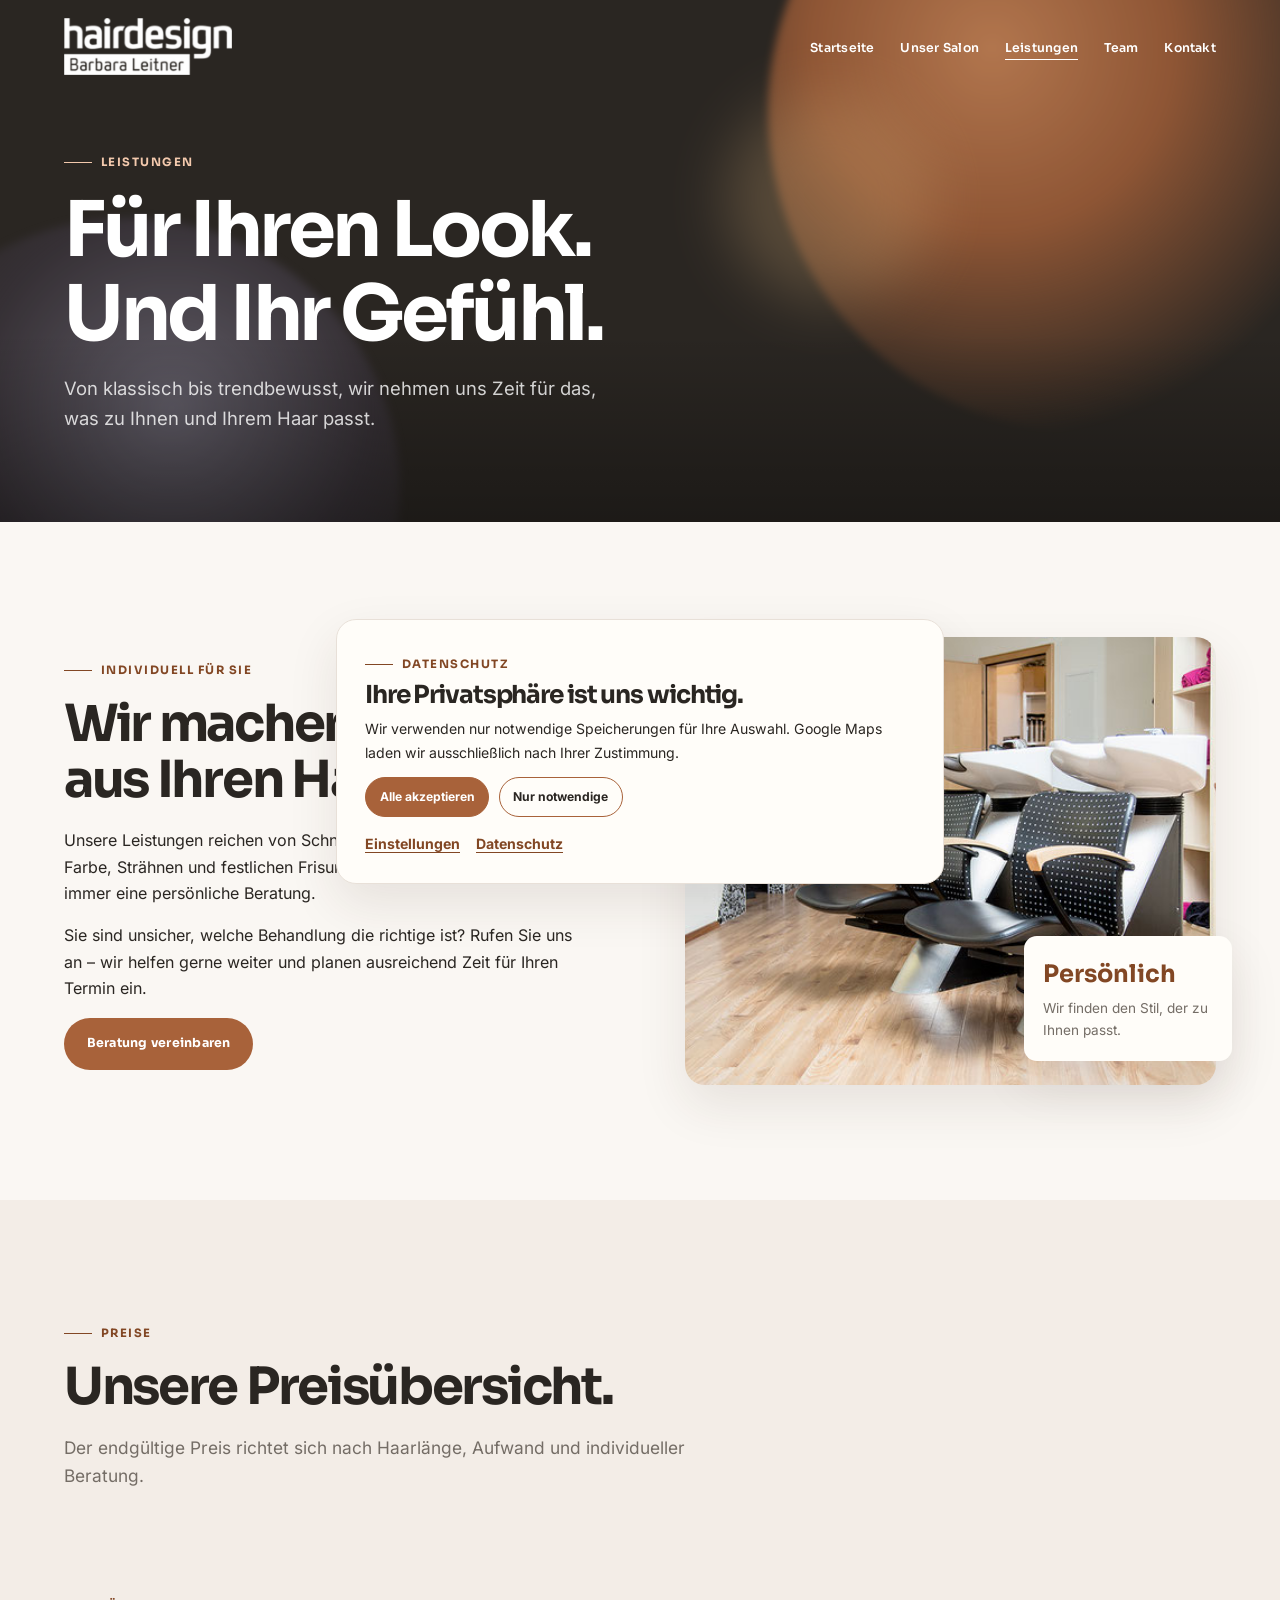
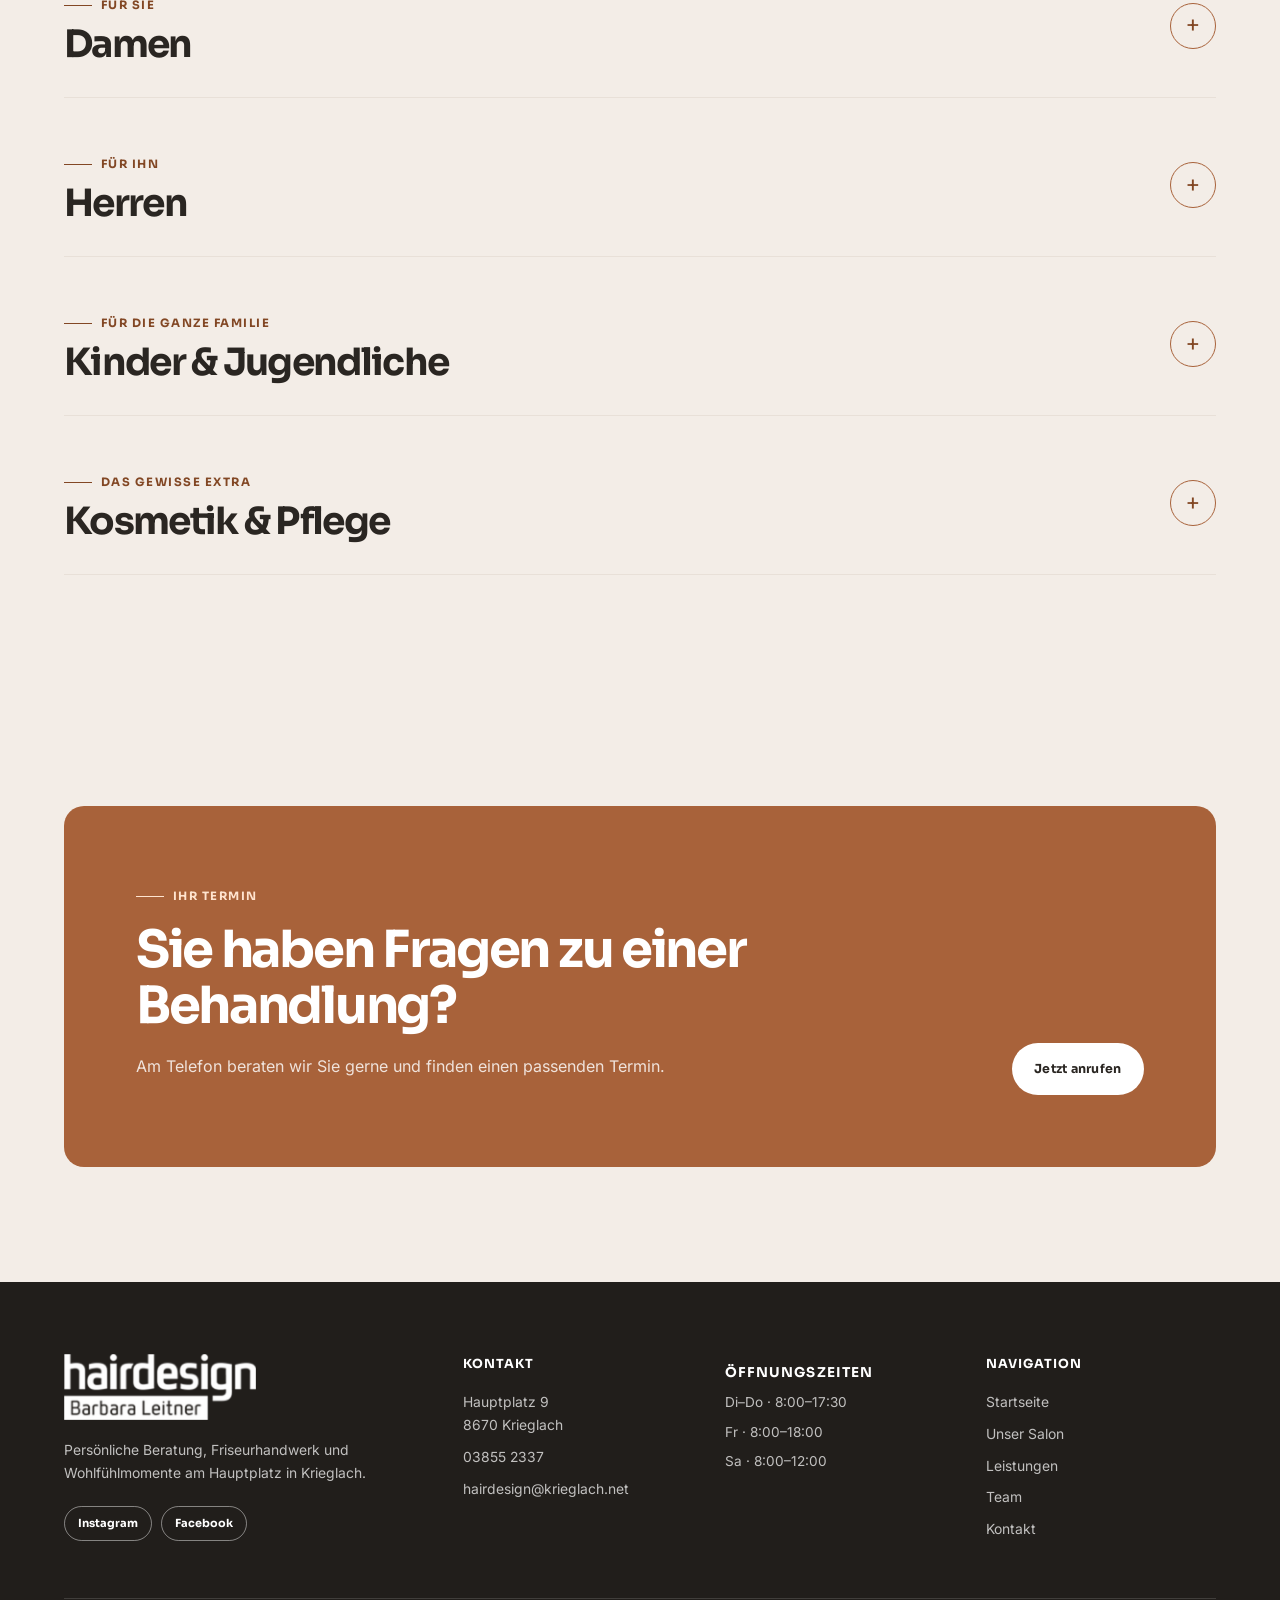
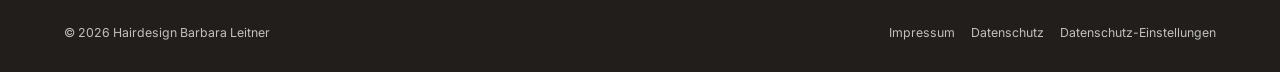
<file: leistungen.html>
<!doctype html>
<html lang="de">
  <head>
    <meta charset="utf-8" />
    <link rel="icon" type="image/jpeg" href="images/HD-Leitner-Logo_rgb.jpg" />
    <meta name="viewport" content="width=device-width, initial-scale=1" />
    <meta
      name="description"
      content="Leistungen und Preise von Hairdesign Barbara Leitner in Krieglach."
    />
    <title>Leistungen | Hairdesign Barbara Leitner</title>
    <link rel="stylesheet" href="css/style.css" />
    <script src="js/script.js" defer></script>
  </head>
  <body>
    <header class="site-header">
      <div class="container nav">
        <a
          class="brand"
          href="index.html"
          aria-label="Hairdesign Barbara Leitner – Startseite"
          ><img
            src="images/Logo_Hairdesing%20Barbara%20Leitner.png"
            alt="Hairdesign Barbara Leitner"
        /></a>
        <button
          class="menu-toggle"
          type="button"
          aria-label="Menü öffnen"
          aria-controls="main-navigation"
          aria-expanded="false"
        >
          <svg viewBox="0 0 24 24" aria-hidden="true">
            <path fill="currentColor" d="M4 7h16v1.5H4zm0 8h16v1.5H4z" />
          </svg>
        </button>
        <nav aria-label="Hauptnavigation">
          <ul class="nav-links" id="main-navigation">
            <li><a href="index.html">Startseite</a></li>
            <li><a href="unser-salon.html">Unser Salon</a></li>
            <li>
              <a href="leistungen.html" aria-current="page">Leistungen</a>
            </li>
            <li><a href="team.html">Team</a></li>
            <li><a href="kontakt.html">Kontakt</a></li>
          </ul>
        </nav>
      </div>
    </header>

    <main class="page-main">
      <section class="hero page-hero">
        <span class="hero-blob hero-blob-one"></span
        ><span class="hero-blob hero-blob-two"></span
        ><span class="hero-blob hero-blob-three"></span>
        <div class="container hero-inner">
          <p class="eyebrow" style="color: #f3c9ad">Leistungen</p>
          <h1>Für Ihren Look.<br />Und Ihr Gefühl.</h1>
          <p class="display-copy">
            Von klassisch bis trendbewusst, wir nehmen uns Zeit für das, was zu
            Ihnen und Ihrem Haar passt.
          </p>
        </div>
      </section>

      <section class="section">
        <div class="container two-column">
          <div class="story-copy reveal">
            <p class="eyebrow">Individuell für Sie</p>
            <h2>Wir machen mehr aus Ihren Haaren.</h2>
            <p>
              Unsere Leistungen reichen von Schnitt, Pflege und Styling bis zu
              Farbe, Strähnen und festlichen Frisuren. Den Ausgangspunkt bildet
              immer eine persönliche Beratung.
            </p>
            <p>
              Sie sind unsicher, welche Behandlung die richtige ist? Rufen Sie
              uns an – wir helfen gerne weiter und planen ausreichend Zeit für
              Ihren Termin ein.
            </p>
            <a class="button" href="tel:+4338552337">Beratung vereinbaren</a>
          </div>
          <div class="intro-image reveal">
            <img src="images/Salon_4.jpg" alt="Friseurplatz im hellen Salon" />
            <div class="image-note">
              <strong>Persönlich</strong>Wir finden den Stil, der zu Ihnen
              passt.
            </div>
          </div>
        </div>
      </section>

      <section class="section section-soft">
        <div class="container">
          <div class="section-heading reveal">
            <div>
              <p class="eyebrow">Preise</p>
              <h2>Unsere Preisübersicht.</h2>
              <p class="section-intro">
                Der endgültige Preis richtet sich nach Haarlänge, Aufwand und individueller Beratung.
              </p>
            </div>
          </div>
          

          <details class="price-category price-accordion reveal">
            <summary class="price-category-heading">
              <span
                ><span class="eyebrow">Für Sie</span
                ><span class="price-category-title">Damen</span></span
              >
            </summary>
            <div class="price-groups">
              <article class="price-card">
                <h3>Schneiden</h3>
                <ul class="price-list">
                  <li>
                    <span>Modehaarschnitt inkl. Styling</span
                    ><span class="price">ab € 57,30</span>
                  </li>
                  <li>
                    <span>Modehaarschnitt ohne Styling</span
                    ><span class="price">ab € 48,70</span>
                  </li>
                  <li>
                    <span>Normalhaarschnitt</span
                    ><span class="price">€ 29,80</span>
                  </li>
                  <li>
                    <span>Schneiden und Föhnen ohne Waschen</span
                    ><span class="price">€ 52,50</span>
                  </li>
                  <li>
                    <span>Nacken oder Konturen nachschneiden</span
                    ><span class="price">€ 10,40</span>
                  </li>
                </ul>
              </article>
              <article class="price-card">
                <h3>Föhnen &amp; Styling</h3>
                <ul class="price-list">
                  <li>
                    <span>Föhnen inkl. Schaum und Spray</span
                    ><span class="price">ab € 35,90</span>
                  </li>
                  <li>
                    <span>Föhnen und Waschen</span
                    ><span class="price">€ 29,60</span>
                  </li>
                  <li>
                    <span>Auffrisieren</span
                    ><span class="price">€ 11,10</span>
                  </li>
                  <li>
                    <span>Zopf flechten</span
                    ><span class="price">€ 16,10</span>
                  </li>
                  <li>
                    <span>Ballfrisur aufstecken</span
                    ><span class="price">ab € 50,80</span>
                  </li>
                  <li>
                    <span>Probestecken</span
                    ><span class="price">ab € 18,50</span>
                  </li>
                </ul>
              </article>
              <article class="price-card">
                <h3>Farbe &amp; Tönung</h3>
                <ul class="price-list">
                  <li>
                    <span>Haarfarbe</span><span class="price">ab € 50,00</span>
                  </li>
                  <li>
                    <span>Nachwuchsfärbung</span
                    ><span class="price">ab € 34,80</span>
                  </li>
                  <li>
                    <span>Einzelne färbige Strähne</span
                    ><span class="price">ab € 6,20</span>
                  </li>
                </ul>
              </article>
              <article class="price-card">
                <h3>Strähnen, Mechen &amp; Blondierung</h3>
                <ul class="price-list">
                  <li>
                    <span>Einzelne Foliensträhne</span
                    ><span class="price">ab € 4,10</span>
                  </li>
                  <li>
                    <span>Oberkopf-Mechen</span
                    ><span class="price">ab € 43,70</span>
                  </li>
                  <li>
                    <span>Mechen bei kurzem Haar</span
                    ><span class="price">ab € 66,80</span>
                  </li>
                  <li>
                    <span>Mechen bei Page- oder Schulterlänge</span
                    ><span class="price">ab € 74,60</span>
                  </li>
                  <li>
                    <span>Mechen bei langem Haar</span
                    ><span class="price">ab € 82,20</span>
                  </li>
                  <li>
                    <span>Farbe mit Oberkopf-Mechen</span
                    ><span class="price">ab € 59,50</span>
                  </li>
                  <li>
                    <span>Farbe mit kompletten Mechen</span
                    ><span class="price">ab € 64,50</span>
                  </li>
                  <li>
                    <span>Farbmechen</span><span class="price">ab € 57,40</span>
                  </li>
                  <li>
                    <span>Blondierung</span
                    ><span class="price">ab € 52,30</span>
                  </li>
                  <li>
                    <span>Balayage</span><span class="price">ab € 30,90</span>
                  </li>
                </ul>
              </article>
              <article class="price-card">
                <h3>Dauerwelle &amp; Umformung</h3>
                <ul class="price-list">
                  <li>
                    <span>Vitensity Dauerwelle Oberkopf</span
                    ><span class="price">€ 38,40</span>
                  </li>
                  <li>
                    <span>Vitensity Dauerwelle ganzer Kopf</span
                    ><span class="price">€ 41,80</span>
                  </li>
                  <li>
                    <span>Vitensity Dauerwelle Langhaar</span
                    ><span class="price">€ 55,70</span>
                  </li>
                  <li>
                    <span>X-Tenso Oberkopf</span
                    ><span class="price">€ 24,60</span>
                  </li>
                  <li>
                    <span>X-Tenso Kurzhaar oder ganzer Kopf</span
                    ><span class="price">€ 33,70</span>
                  </li>
                  <li>
                    <span>X-Tenso Schopf</span
                    ><span class="price">€ 14,30</span>
                  </li>
                </ul>
              </article>
              <article class="price-card">
                <h3>Haarverlängerung</h3>
                <ul class="price-list">
                  <li>
                    <span>Einzelne Extensions-Strähne</span
                    ><span class="price">€ 8,30</span>
                  </li>
                  <li>
                    <span>Haarverlängerung ab 25 Strähnen</span
                    ><span class="price">ab € 133,90</span>
                  </li>
                </ul>
              </article>
            </div>
          </details>

          <details class="price-category price-accordion reveal">
            <summary class="price-category-heading">
              <span
                ><span class="eyebrow">Für ihn</span
                ><span class="price-category-title">Herren</span></span
              >
            </summary>
            <div class="price-groups">
              <article class="price-card">
                <h3>Schneiden &amp; Styling</h3>
                <ul class="price-list">
                  <li>
                    <span>Maschinenhaarschnitt</span
                    ><span class="price">€ 13,00</span>
                  </li>
                  <li>
                    <span>Normalhaarschnitt</span
                    ><span class="price">€ 17,80</span>
                  </li>
                  <li>
                    <span>Modehaarschnitt oder Nullverlauf</span
                    ><span class="price">€ 21,90</span>
                  </li>
                  <li>
                    <span>Konturen nachschneiden</span
                    ><span class="price">€ 10,10</span>
                  </li>
                  <li>
                    <span>Styling mit Gel</span
                    ><span class="price">€ 3,90</span>
                  </li>
                  <li>
                    <span>Haarwäsche mit Shampoo</span
                    ><span class="price">€ 4,70</span>
                  </li>
                </ul>
              </article>
              <article class="price-card">
                <h3>Bartpflege</h3>
                <ul class="price-list">
                  <li>
                    <span>Oberlippenbart schneiden</span
                    ><span class="price">€ 6,70</span>
                  </li>
                  <li>
                    <span>Vollbartpflege</span
                    ><span class="price">€ 11,70</span>
                  </li>
                  <li>
                    <span>Rasur mit Rasierwasser</span
                    ><span class="price">€ 16,30</span>
                  </li>
                </ul>
              </article>
            </div>
          </details>

          <details class="price-category price-accordion reveal">
            <summary class="price-category-heading">
              <span
                ><span class="eyebrow">Für die ganze Familie</span
                ><span class="price-category-title"
                  >Kinder &amp; Jugendliche</span
                ></span
              >
            </summary>
            <div class="price-groups">
              <article class="price-card price-card-wide">
                <h3>Kinder &amp; Jugendliche</h3>
                <ul class="price-list">
                  <li>
                    <span>Haarschnitt für Kinder bis 9 Jahre</span
                    ><span class="price">€ 14,50</span>
                  </li>
                  <li>
                    <span>Modehaarschnitt ab 10 Jahren</span
                    ><span class="price">€ 17,30</span>
                  </li>
                  <li>
                    <span>Haarschnitt nass und trocken inkl. Gel</span
                    ><span class="price">€ 20,00</span>
                  </li>
                  
                  <li>
                    <span>Stirnfransen schneiden</span
                    ><span class="price">€ 6,10</span>
                  </li>
                  <li>
                    <span>Konturen schneiden</span
                    ><span class="price">€ 10,10</span>
                  </li>
                  <li>
                    <span>Zopf flechten</span
                    ><span class="price">€ 13,40</span>
                  </li>
                  <li>
                    <span>Färbige Strähne</span
                    ><span class="price">€ 3,00</span>
                  </li>
                  
                </ul>
              </article>
            </div>
          </details>

          <details class="price-category price-accordion reveal">
            <summary class="price-category-heading">
              <span
                ><span class="eyebrow">Das gewisse Extra</span
                ><span class="price-category-title"
                  >Kosmetik &amp; Pflege</span
                ></span
              >
            </summary>
            <div class="price-groups">
              <article class="price-card">
                <h3>Kosmetik</h3>
                <ul class="price-list">
                  <li>
                    <span>Augenbrauen zupfen</span
                    ><span class="price">€ 6,90</span>
                  </li>
                  <li>
                    <span>Augenbrauen rasieren</span
                    ><span class="price">€ 4,30</span>
                  </li>
                  <li>
                    <span>Augenbrauen färben</span
                    ><span class="price">€ 7,60</span>
                  </li>
                  <li>
                    <span>Wimpern färben</span
                    ><span class="price">€ 10,30</span>
                  </li>
                  <li>
                    <span>Wimperndauerwelle</span
                    ><span class="price">€ 31,80</span>
                  </li>
                  <li>
                    <span>Maniküre ohne Lack</span
                    ><span class="price">€ 15,40</span>
                  </li>
                  <li>
                    <span>Nägel lackieren</span
                    ><span class="price">€ 6,70</span>
                  </li>
                  <li>
                    <span>Maniküre mit Lack</span
                    ><span class="price">€ 17,70</span>
                  </li>
                  <li>
                    <span>Gesichtspflege oder Schminken</span
                    ><span class="price">€ 21,80</span>
                  </li>
                </ul>
              </article>
              <article class="price-card">
                <h3>Pflege &amp; Zusatzleistungen</h3>
                <ul class="price-list">
                  <li>
                    <span>Waschen mit Spezialshampoo</span
                    ><span class="price">€ 4,70</span>
                  </li>
                  <li>
                    <span>Tiefenpflege</span
                    ><span class="price">€ 18,30</span>
                  </li>
                  <li>
                    <span>Haarkur</span><span class="price">€ 5,80</span>
                  </li>
                  <li>
                    <span>Vorbehandlung</span
                    ><span class="price">€ 4,20</span>
                  </li>
                  <li>
                    <span>Fönschaum</span><span class="price">€ 4,20</span>
                  </li>
                  <li>
                    <span>Festiger</span><span class="price">€ 4,20</span>
                  </li>
                  <li>
                    <span>Haarspray</span><span class="price">€ 4,20</span>
                  </li>
                  <li><span>Gel</span><span class="price">€ 3,80</span></li>
                  <li>
                    <span>Glitterspray</span
                    ><span class="price">kostenlos</span>
                  </li>
                </ul>
              </article>
            </div>
          </details>
        </div>
      </section>

      <section class="section section-soft">
        <div class="container">
          <div class="cta-band reveal">
            <div class="cta-band-inner">
              <div>
                <p class="eyebrow" style="color: #ffe4cf">Ihr Termin</p>
                <h2>Sie haben Fragen zu einer Behandlung?</h2>
                <p>
                  Am Telefon beraten wir Sie gerne und finden einen passenden
                  Termin.
                </p>
              </div>
              <a class="button button-light" href="tel:+4338552337"
                >Jetzt anrufen</a
              >
            </div>
          </div>
        </div>
      </section>
    </main>

    <footer class="site-footer">
      <div class="container">
        <div class="footer-grid">
          <div class="footer-brand">
            <img
              src="images/Logo_Hairdesing%20Barbara%20Leitner.png"
              alt="Hairdesign Barbara Leitner"
            />
            <p>
              Persönliche Beratung, Friseurhandwerk und Wohlfühlmomente am
              Hauptplatz in Krieglach.
            </p>
          </div>
          <div>
            <p class="footer-title">Kontakt</p>
            <ul class="footer-links">
              <li>Hauptplatz 9<br />8670 Krieglach</li>
              <li><a href="tel:+4338552337">03855 2337</a></li>
              <li>
                <a href="mailto:hairdesign@krieglach.net"
                  >hairdesign@krieglach.net</a
                >
              </li>
            </ul>
          </div>
          <div class="footer-hours">
            <p class="footer-title">Öffnungszeiten</p>
            <p>Di–Do · 8:00–17:30</p>
            <p>Fr · 8:00–18:00</p>
            <p>Sa · 8:00–12:00</p>
          </div>
          <nav class="footer-nav" aria-label="Footer-Navigation">
            <p class="footer-title">Navigation</p>
            <ul class="footer-links">
              <li><a href="index.html">Startseite</a></li>
              <li><a href="unser-salon.html">Unser Salon</a></li>
              <li><a href="leistungen.html">Leistungen</a></li>
              <li><a href="team.html">Team</a></li>
              <li><a href="kontakt.html">Kontakt</a></li>
            </ul>
          </nav>
        </div>
        <div class="footer-bottom">
          <span>© 2026 Hairdesign Barbara Leitner</span>
          <div class="footer-legal">
            <a href="impressum.html">Impressum</a
            ><a href="datenschutz.html">Datenschutz</a>
          </div>
        </div>
      </div>
    </footer>
  </body>
</html>
</file>
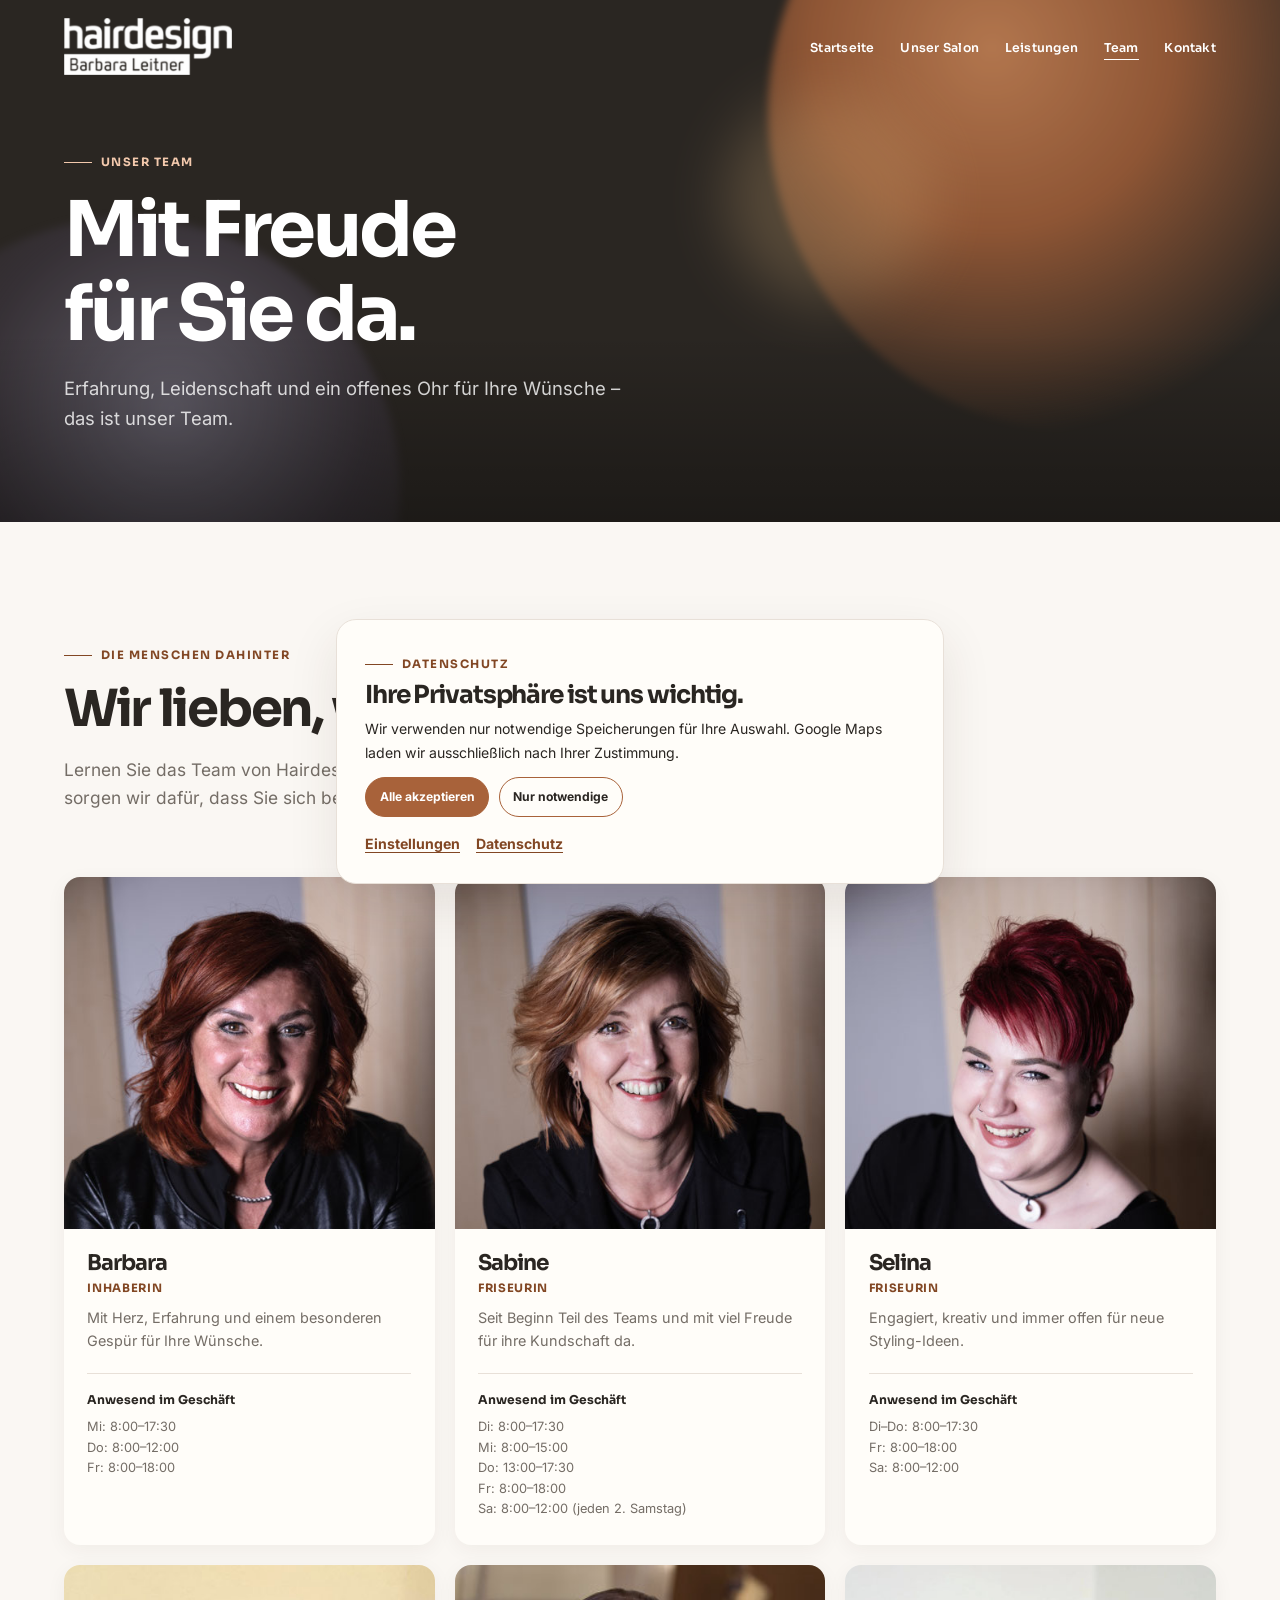
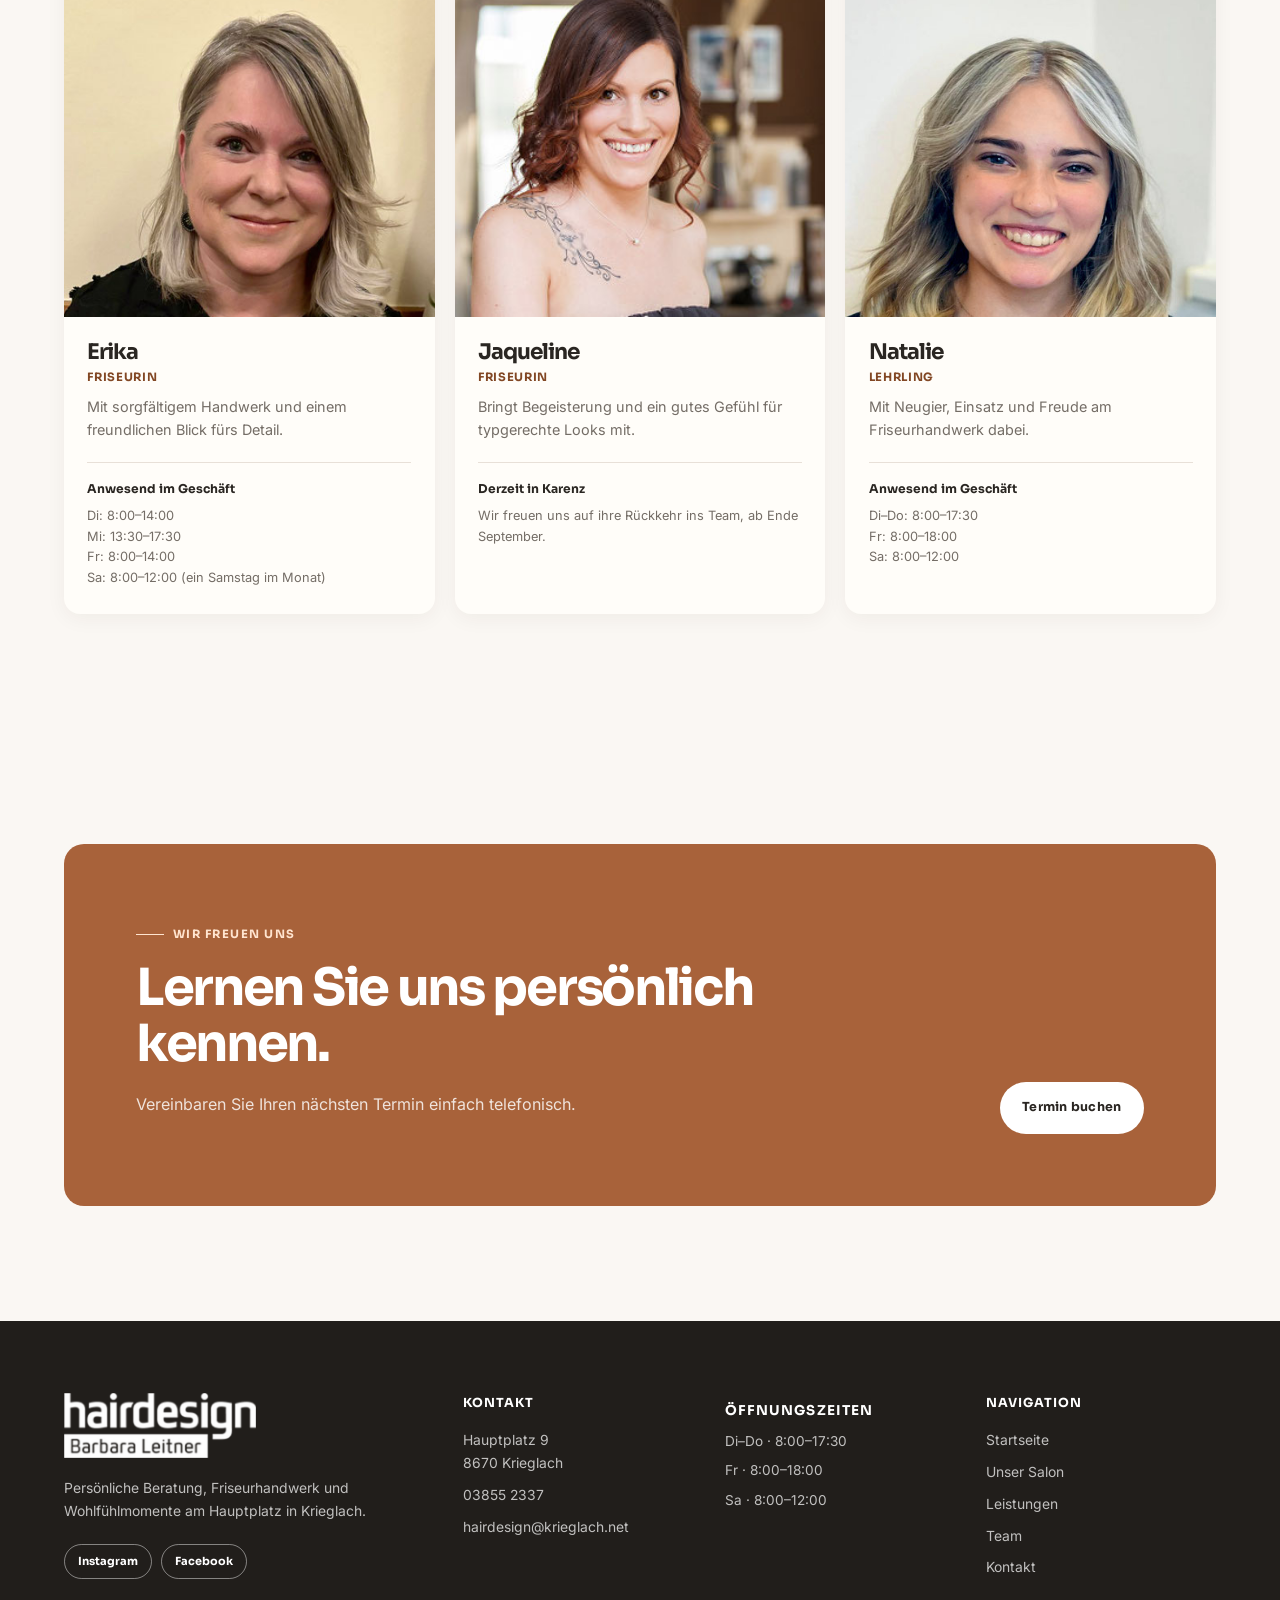
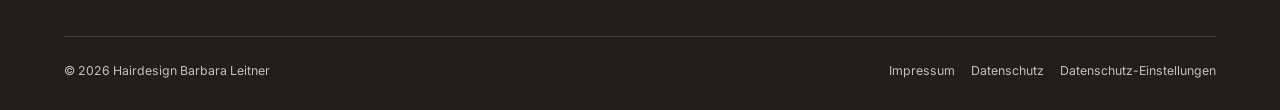
<file: team.html>
<!doctype html>
<html lang="de">
  <head>
    <meta charset="utf-8" />
    <link rel="icon" type="image/jpeg" href="images/HD-Leitner-Logo_rgb.jpg" />
    <meta name="viewport" content="width=device-width, initial-scale=1" />
    <meta
      name="description"
      content="Das Team von Hairdesign Barbara Leitner in Krieglach."
    />
    <title>Unser Team | Hairdesign Barbara Leitner</title>
    <link rel="stylesheet" href="css/style.css" />
    <script src="js/script.js" defer></script>
  </head>
  <body>
    <header class="site-header">
      <div class="container nav">
        <a
          class="brand"
          href="index.html"
          aria-label="Hairdesign Barbara Leitner – Startseite"
          ><img
            src="images/Logo_Hairdesing%20Barbara%20Leitner.png"
            alt="Hairdesign Barbara Leitner" /></a
        ><button
          class="menu-toggle"
          type="button"
          aria-label="Menü öffnen"
          aria-controls="main-navigation"
          aria-expanded="false"
        >
          <svg viewBox="0 0 24 24" aria-hidden="true">
            <path fill="currentColor" d="M4 7h16v1.5H4zm0 8h16v1.5H4z" />
          </svg>
        </button>
        <nav aria-label="Hauptnavigation">
          <ul class="nav-links" id="main-navigation">
            <li><a href="index.html">Startseite</a></li>
            <li><a href="unser-salon.html">Unser Salon</a></li>
            <li><a href="leistungen.html">Leistungen</a></li>
            <li><a href="team.html" aria-current="page">Team</a></li>
            <li><a href="kontakt.html">Kontakt</a></li>
          </ul>
        </nav>
      </div>
    </header>
    <main class="page-main">
      <section class="hero page-hero">
        <span class="hero-blob hero-blob-one"></span
        ><span class="hero-blob hero-blob-two"></span
        ><span class="hero-blob hero-blob-three"></span>
        <div class="container hero-inner">
          <p class="eyebrow" style="color: #f3c9ad">Unser Team</p>
          <h1>Mit Freude<br />für Sie da.</h1>
          <p class="display-copy">
            Erfahrung, Leidenschaft und ein offenes Ohr für Ihre Wünsche – das
            ist unser Team.
          </p>
        </div>
      </section>
      <section class="section">
        <div class="container">
          <div class="section-heading reveal">
            <div>
              <p class="eyebrow">Die Menschen dahinter</p>
              <h2>Wir lieben, was wir tun.</h2>
              <p class="section-intro">
                Lernen Sie das Team von Hairdesign Barbara Leitner kennen.
                Gemeinsam sorgen wir dafür, dass Sie sich bei uns gut aufgehoben
                fühlen.
              </p>
            </div>
          </div>
          <div class="team-grid">
            <article class="team-card reveal">
              <img src="images/Barbara.jpg" alt="Barbara Leitner" />
              <div class="team-card-body">
                <h2>Barbara</h2>
                <p class="role">Inhaberin</p>
                <p class="team-description">
                  Mit Herz, Erfahrung und einem besonderen Gespür für Ihre
                  Wünsche.
                </p>
                <div class="team-hours">
                  <strong>Anwesend im Geschäft</strong>
                  <p>Mi: 8:00–17:30<br />Do: 8:00–12:00<br />Fr: 8:00–18:00</p>
                </div>
              </div>
            </article>
            <article class="team-card reveal">
              <img src="images/Sabine.jpg" alt="Sabine" />
              <div class="team-card-body">
                <h2>Sabine</h2>
                <p class="role">Friseurin</p>
                <p class="team-description">
                  Seit Beginn Teil des Teams und mit viel Freude für ihre
                  Kundschaft da.
                </p>
                <div class="team-hours">
                  <strong>Anwesend im Geschäft</strong>
                  <p>
                    Di: 8:00–17:30<br />Mi: 8:00–15:00<br />Do: 13:00–17:30<br />Fr:
                    8:00–18:00<br />Sa: 8:00–12:00 (jeden 2. Samstag)
                  </p>
                </div>
              </div>
            </article>
            <article class="team-card reveal">
              <img src="images/Selina.jpg" alt="Selina" />
              <div class="team-card-body">
                <h2>Selina</h2>
                <p class="role">Friseurin</p>
                <p class="team-description">
                  Engagiert, kreativ und immer offen für neue Styling-Ideen.
                </p>
                <div class="team-hours">
                  <strong>Anwesend im Geschäft</strong>
                  <p>
                    Di–Do: 8:00–17:30<br />Fr: 8:00–18:00<br />Sa: 8:00–12:00
                  </p>
                </div>
              </div>
            </article>
            <article class="team-card reveal">
              <img src="images/Erika.jpg" alt="Erika" />
              <div class="team-card-body">
                <h2>Erika</h2>
                <p class="role">Friseurin</p>
                <p class="team-description">
                  Mit sorgfältigem Handwerk und einem freundlichen Blick fürs
                  Detail.
                </p>
                <div class="team-hours">
                  <strong>Anwesend im Geschäft</strong>
                  <p>
                    Di: 8:00–14:00<br />Mi: 13:30–17:30<br />Fr: 8:00–14:00<br />Sa:
                    8:00–12:00 (ein Samstag im Monat)
                  </p>
                </div>
              </div>
            </article>
            <article class="team-card reveal">
              <img src="images/Jaqueline.jpg" alt="Jaqueline" />
              <div class="team-card-body">
                <h2>Jaqueline</h2>
                <p class="role">Friseurin</p>
                <p class="team-description">
                  Bringt Begeisterung und ein gutes Gefühl für typgerechte Looks
                  mit.
                </p>
                <div class="team-hours">
                  <strong>Derzeit in Karenz</strong>
                  <p>
                    Wir freuen uns auf ihre Rückkehr ins Team, ab Ende
                    September.
                  </p>
                </div>
              </div>
            </article>
            <article class="team-card reveal">
              <img src="images/Natalie.jpg" alt="Natalie" />
              <div class="team-card-body">
                <h2>Natalie</h2>
                <p class="role">Lehrling</p>
                <p class="team-description">
                  Mit Neugier, Einsatz und Freude am Friseurhandwerk dabei.
                </p>
                <div class="team-hours">
                  <strong>Anwesend im Geschäft</strong>
                  <p>
                    Di–Do: 8:00–17:30<br />Fr: 8:00–18:00<br />Sa: 8:00–12:00
                  </p>
                </div>
              </div>
            </article>
          </div>
        </div>
      </section>
      <section class="section">
        <div class="container">
          <div class="cta-band reveal">
            <div class="cta-band-inner">
              <div>
                <p class="eyebrow" style="color: #ffe4cf">Wir freuen uns</p>
                <h2>Lernen Sie uns persönlich kennen.</h2>
                <p>
                  Vereinbaren Sie Ihren nächsten Termin einfach telefonisch.
                </p>
              </div>
              <a class="button button-light" href="tel:+4338552337"
                >Termin buchen</a
              >
            </div>
          </div>
        </div>
      </section>
    </main>
    <footer class="site-footer">
      <div class="container">
        <div class="footer-grid">
          <div class="footer-brand">
            <img
              src="images/Logo_Hairdesing%20Barbara%20Leitner.png"
              alt="Hairdesign Barbara Leitner"
            />
            <p>
              Persönliche Beratung, Friseurhandwerk und Wohlfühlmomente am
              Hauptplatz in Krieglach.
            </p>
          </div>
          <div>
            <p class="footer-title">Kontakt</p>
            <ul class="footer-links">
              <li>Hauptplatz 9<br />8670 Krieglach</li>
              <li><a href="tel:+4338552337">03855 2337</a></li>
              <li>
                <a href="mailto:hairdesign@krieglach.net"
                  >hairdesign@krieglach.net</a
                >
              </li>
            </ul>
          </div>
          <div class="footer-hours">
            <p class="footer-title">Öffnungszeiten</p>
            <p>Di–Do · 8:00–17:30</p>
            <p>Fr · 8:00–18:00</p>
            <p>Sa · 8:00–12:00</p>
          </div>
          <nav class="footer-nav" aria-label="Footer-Navigation">
            <p class="footer-title">Navigation</p>
            <ul class="footer-links">
              <li><a href="index.html">Startseite</a></li>
              <li><a href="unser-salon.html">Unser Salon</a></li>
              <li><a href="leistungen.html">Leistungen</a></li>
              <li><a href="team.html">Team</a></li>
              <li><a href="kontakt.html">Kontakt</a></li>
            </ul>
          </nav>
        </div>
        <div class="footer-bottom">
          <span>© 2026 Hairdesign Barbara Leitner</span>
          <div class="footer-legal">
            <a href="impressum.html">Impressum</a
            ><a href="datenschutz.html">Datenschutz</a>
          </div>
        </div>
      </div>
    </footer>
  </body>
</html>
</file>
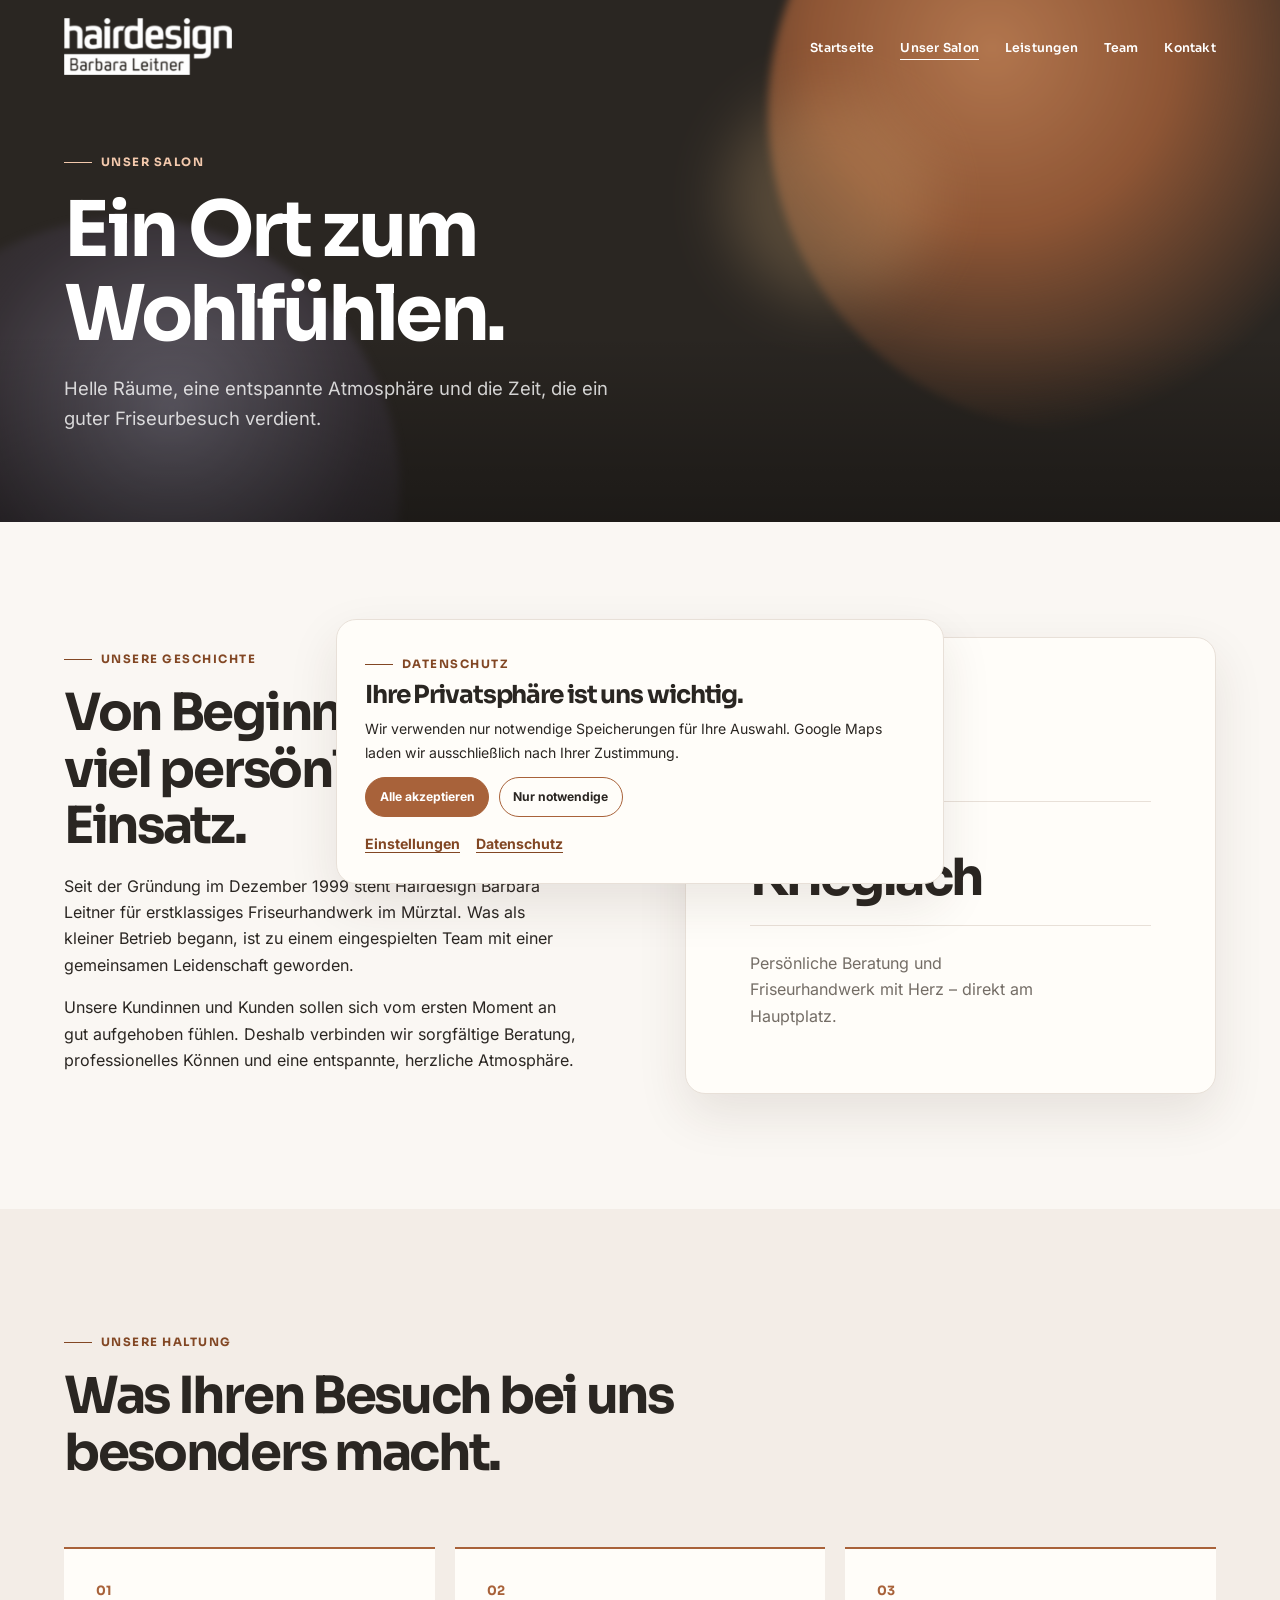
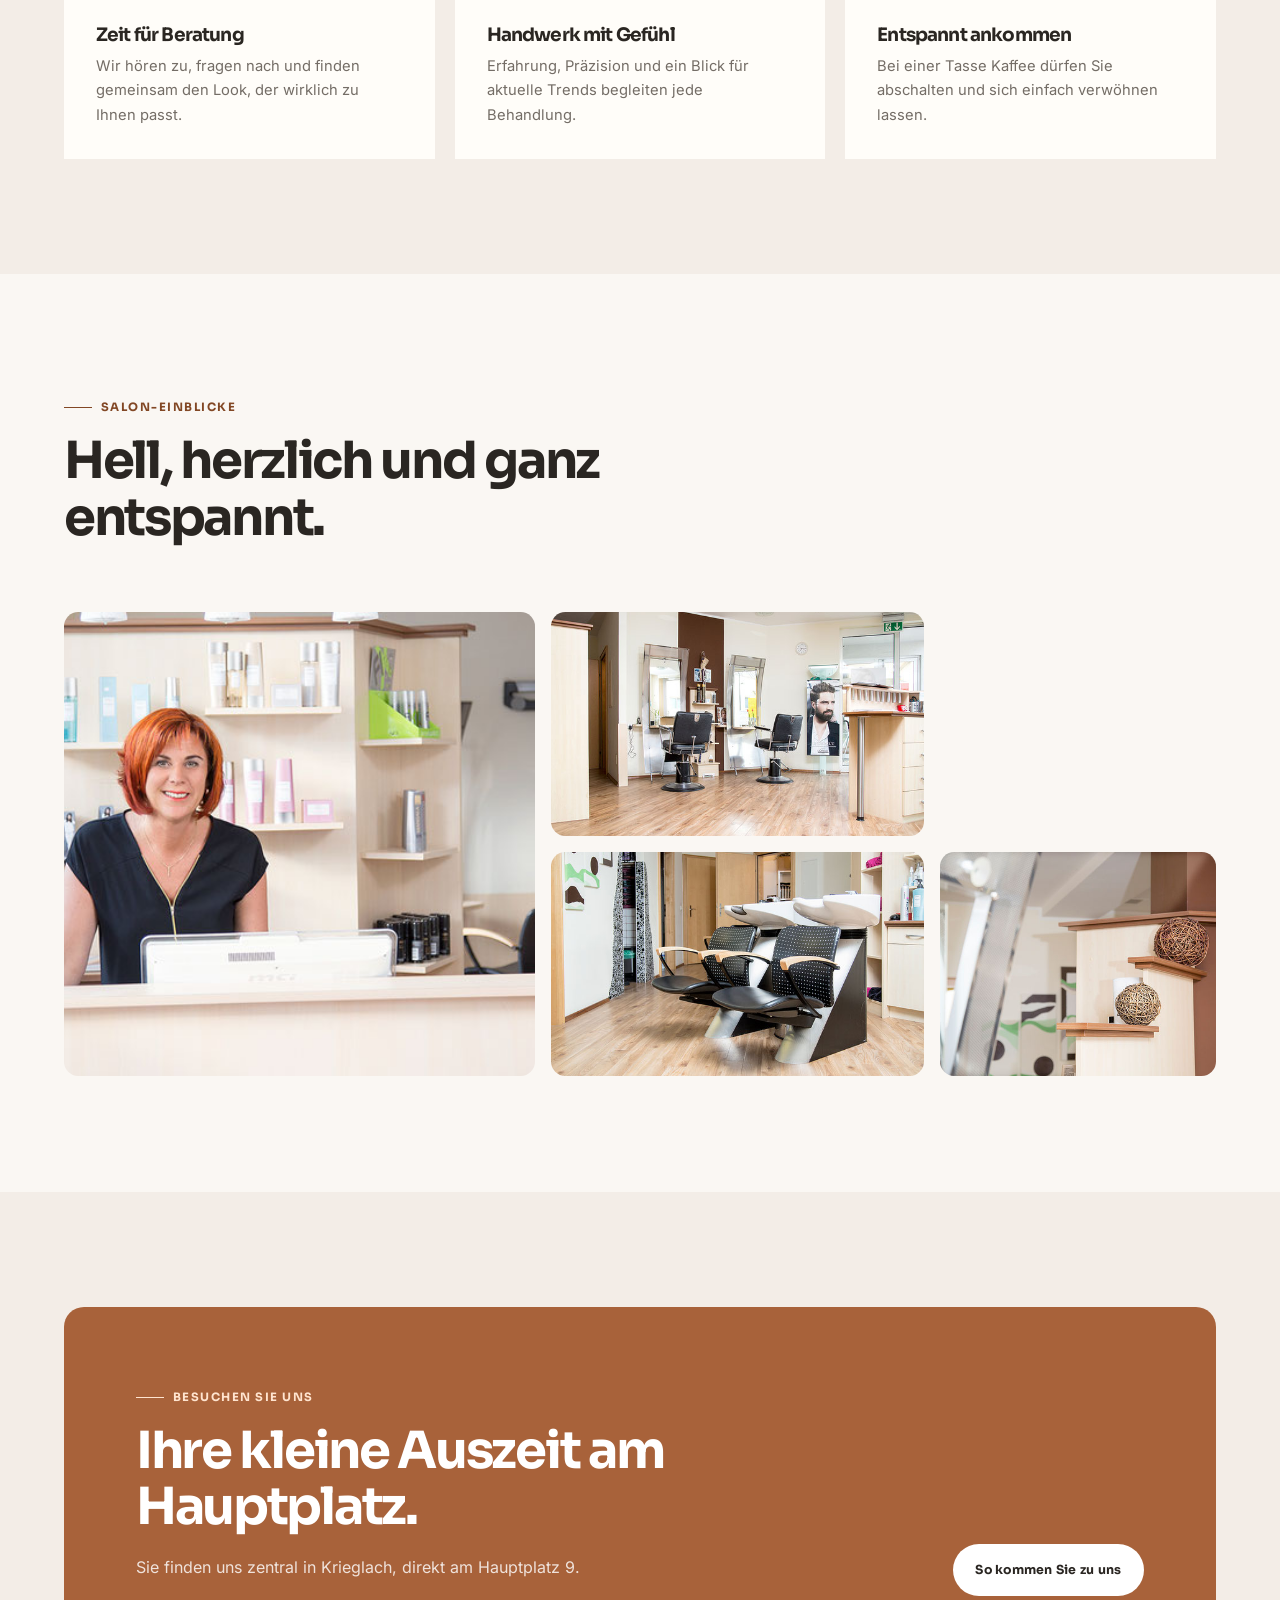
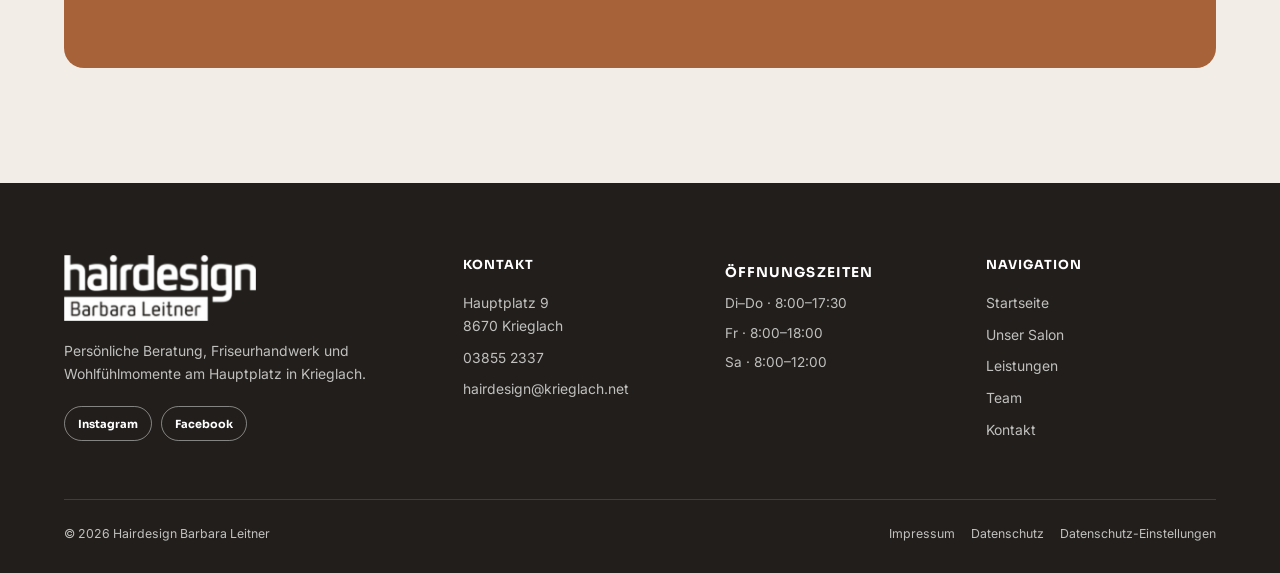
<file: unser-salon.html>
<!doctype html>
<html lang="de">
  <head>
    <meta charset="utf-8" />
    <link rel="icon" type="image/jpeg" href="images/HD-Leitner-Logo_rgb.jpg" />
    <meta name="viewport" content="width=device-width, initial-scale=1" />
    <meta
      name="description"
      content="Lernen Sie den Wohlfühlsalon von Hairdesign Barbara Leitner in Krieglach kennen."
    />
    <title>Unser Salon | Hairdesign Barbara Leitner</title>
    <link rel="stylesheet" href="css/style.css" />
    <script src="js/script.js" defer></script>
  </head>
  <body>
    <header class="site-header">
      <div class="container nav">
        <a
          class="brand"
          href="index.html"
          aria-label="Hairdesign Barbara Leitner – Startseite"
          ><img
            src="images/Logo_Hairdesing%20Barbara%20Leitner.png"
            alt="Hairdesign Barbara Leitner" /></a
        ><button
          class="menu-toggle"
          type="button"
          aria-label="Menü öffnen"
          aria-controls="main-navigation"
          aria-expanded="false"
        >
          <svg viewBox="0 0 24 24" aria-hidden="true">
            <path fill="currentColor" d="M4 7h16v1.5H4zm0 8h16v1.5H4z" />
          </svg>
        </button>
        <nav aria-label="Hauptnavigation">
          <ul class="nav-links" id="main-navigation">
            <li><a href="index.html">Startseite</a></li>
            <li>
              <a href="unser-salon.html" aria-current="page">Unser Salon</a>
            </li>
            <li><a href="leistungen.html">Leistungen</a></li>
            <li><a href="team.html">Team</a></li>
            <li><a href="kontakt.html">Kontakt</a></li>
          </ul>
        </nav>
      </div>
    </header>
    <main class="page-main">
      <section class="hero page-hero">
        <span class="hero-blob hero-blob-one"></span
        ><span class="hero-blob hero-blob-two"></span
        ><span class="hero-blob hero-blob-three"></span>
        <div class="container hero-inner">
          <p class="eyebrow" style="color: #f3c9ad">Unser Salon</p>
          <h1>Ein Ort zum<br />Wohlfühlen.</h1>
          <p class="display-copy">
            Helle Räume, eine entspannte Atmosphäre und die Zeit, die ein guter
            Friseurbesuch verdient.
          </p>
        </div>
      </section>
      <section class="section">
        <div class="container two-column">
          <div class="story-copy reveal">
            <p class="eyebrow">Unsere Geschichte</p>
            <h2>Von Beginn an mit viel persönlichem Einsatz.</h2>
            <p>
              Seit der Gründung im Dezember 1999 steht Hairdesign Barbara
              Leitner für erstklassiges Friseurhandwerk im Mürztal. Was als
              kleiner Betrieb begann, ist zu einem eingespielten Team mit einer
              gemeinsamen Leidenschaft geworden.
            </p>
            <p>
              Unsere Kundinnen und Kunden sollen sich vom ersten Moment an gut
              aufgehoben fühlen. Deshalb verbinden wir sorgfältige Beratung,
              professionelles Können und eine entspannte, herzliche Atmosphäre.
            </p>
          </div>
          <aside
            class="history-facts reveal"
            aria-label="Hairdesign Barbara Leitner in Zahlen"
          >
            <div><span>Gegründet</span><strong>1999</strong></div>
            <div><span>Standort</span><strong>Krieglach</strong></div>
            <p>
              Persönliche Beratung und Friseurhandwerk mit Herz – direkt am
              Hauptplatz.
            </p>
          </aside>
        </div>
      </section>
      <section class="section section-soft">
        <div class="container">
          <div class="section-heading reveal">
            <div>
              <p class="eyebrow">Unsere Haltung</p>
              <h2>Was Ihren Besuch bei uns besonders macht.</h2>
            </div>
          </div>
          <div class="value-grid">
            <article class="value-card reveal">
              <span class="value-number">01</span>
              <h3>Zeit für Beratung</h3>
              <p>
                Wir hören zu, fragen nach und finden gemeinsam den Look, der
                wirklich zu Ihnen passt.
              </p>
            </article>
            <article class="value-card reveal">
              <span class="value-number">02</span>
              <h3>Handwerk mit Gefühl</h3>
              <p>
                Erfahrung, Präzision und ein Blick für aktuelle Trends begleiten
                jede Behandlung.
              </p>
            </article>
            <article class="value-card reveal">
              <span class="value-number">03</span>
              <h3>Entspannt ankommen</h3>
              <p>
                Bei einer Tasse Kaffee dürfen Sie abschalten und sich einfach
                verwöhnen lassen.
              </p>
            </article>
          </div>
        </div>
      </section>
      <section class="section">
        <div class="container">
          <div class="section-heading reveal">
            <div>
              <p class="eyebrow">Salon-Einblicke</p>
              <h2>Hell, herzlich und ganz entspannt.</h2>
            </div>
          </div>
          <div class="gallery reveal">
            <figure>
              <img src="images/Salon_1.jpg" alt="Heller Salonbereich" />
            </figure>
            <figure>
              <img src="images/Salon_2.jpg" alt="Friseurplätze im Salon" />
            </figure>
            <figure>
              <img src="images/Salon_4.jpg" alt="Ambiente im Salon" />
            </figure>
            <figure><img src="images/Salon_6.jpg" alt="Waschbereich" /></figure>
          </div>
        </div>
      </section>
      <section class="section section-soft">
        <div class="container">
          <div class="cta-band reveal">
            <div class="cta-band-inner">
              <div>
                <p class="eyebrow" style="color: #ffe4cf">Besuchen Sie uns</p>
                <h2>Ihre kleine Auszeit am Hauptplatz.</h2>
                <p>
                  Sie finden uns zentral in Krieglach, direkt am Hauptplatz 9.
                </p>
              </div>
              <a class="button button-light" href="kontakt.html"
                >So kommen Sie zu uns</a
              >
            </div>
          </div>
        </div>
      </section>
    </main>
    <footer class="site-footer">
      <div class="container">
        <div class="footer-grid">
          <div class="footer-brand">
            <img
              src="images/Logo_Hairdesing%20Barbara%20Leitner.png"
              alt="Hairdesign Barbara Leitner"
            />
            <p>
              Persönliche Beratung, Friseurhandwerk und Wohlfühlmomente am
              Hauptplatz in Krieglach.
            </p>
          </div>
          <div>
            <p class="footer-title">Kontakt</p>
            <ul class="footer-links">
              <li>Hauptplatz 9<br />8670 Krieglach</li>
              <li><a href="tel:+4338552337">03855 2337</a></li>
              <li>
                <a href="mailto:hairdesign@krieglach.net"
                  >hairdesign@krieglach.net</a
                >
              </li>
            </ul>
          </div>
          <div class="footer-hours">
            <p class="footer-title">Öffnungszeiten</p>
            <p>Di–Do · 8:00–17:30</p>
            <p>Fr · 8:00–18:00</p>
            <p>Sa · 8:00–12:00</p>
          </div>
          <nav class="footer-nav" aria-label="Footer-Navigation">
            <p class="footer-title">Navigation</p>
            <ul class="footer-links">
              <li><a href="index.html">Startseite</a></li>
              <li><a href="unser-salon.html">Unser Salon</a></li>
              <li><a href="leistungen.html">Leistungen</a></li>
              <li><a href="team.html">Team</a></li>
              <li><a href="kontakt.html">Kontakt</a></li>
            </ul>
          </nav>
        </div>
        <div class="footer-bottom">
          <span>© 2026 Hairdesign Barbara Leitner</span>
          <div class="footer-legal">
            <a href="impressum.html">Impressum</a
            ><a href="datenschutz.html">Datenschutz</a>
          </div>
        </div>
      </div>
    </footer>
  </body>
</html>
</file>
<file: css/style.css>
/* === 1. VARIABLEN & RESET === */
@font-face {
  font-family: "Inter";
  font-style: normal;
  font-weight: 400;
  font-display: swap;
  src: url("../fonts/inter-400.ttf") format("truetype");
}
@font-face {
  font-family: "Inter";
  font-style: normal;
  font-weight: 500;
  font-display: swap;
  src: url("../fonts/inter-500.ttf") format("truetype");
}
@font-face {
  font-family: "Inter";
  font-style: normal;
  font-weight: 600;
  font-display: swap;
  src: url("../fonts/inter-600.ttf") format("truetype");
}
@font-face {
  font-family: "Inter";
  font-style: normal;
  font-weight: 700;
  font-display: swap;
  src: url("../fonts/inter-700.ttf") format("truetype");
}
@font-face {
  font-family: "Sora";
  font-style: normal;
  font-weight: 400;
  font-display: swap;
  src: url("../fonts/sora-400.ttf") format("truetype");
}
@font-face {
  font-family: "Sora";
  font-style: normal;
  font-weight: 500;
  font-display: swap;
  src: url("../fonts/sora-500.ttf") format("truetype");
}
@font-face {
  font-family: "Sora";
  font-style: normal;
  font-weight: 600;
  font-display: swap;
  src: url("../fonts/sora-600.ttf") format("truetype");
}
@font-face {
  font-family: "Sora";
  font-style: normal;
  font-weight: 700;
  font-display: swap;
  src: url("../fonts/sora-700.ttf") format("truetype");
}

:root {
  --cream: #faf7f3;
  --surface: #fffdf9;
  --ink: #2a2622;
  --muted: #746d66;
  --line: #e8e0d8;
  --copper: #a8623a;
  --copper-dark: #824724;
  --copper-soft: #f0dfd3;
  --shadow: 0 20px 50px rgba(54, 37, 25, 0.1);
  --radius: 1.25rem;
  --max-width: 72rem;
}

* {
  box-sizing: border-box;
}
html {
  scroll-behavior: smooth;
}
body {
  margin: 0;
  min-width: 320px;
  background: var(--cream);
  color: var(--ink);
  font-family: "Inter", Arial, sans-serif;
  font-size: 1rem;
  line-height: 1.65;
}
body.nav-open {
  overflow: hidden;
}
img {
  display: block;
  max-width: 100%;
}
a {
  color: inherit;
  text-decoration: none;
}
button,
input,
textarea {
  font: inherit;
}
button {
  cursor: pointer;
}

/* === 2. TYPOGRAFIE === */
h1,
h2,
h3,
p {
  margin-top: 0;
}
h1,
h2,
h3,
.eyebrow,
.button,
.nav-links a,
.price {
  font-family: "Sora", Arial, sans-serif;
}
h1,
h2,
h3 {
  color: var(--ink);
  line-height: 1.1;
  letter-spacing: -0.045em;
}
h1 {
  margin-bottom: 1.35rem;
  font-size: clamp(2.75rem, 6vw, 5.6rem);
}
h2 {
  margin-bottom: 1.15rem;
  font-size: clamp(2rem, 4vw, 3.5rem);
}
h3 {
  margin-bottom: 0.55rem;
  font-size: 1.16rem;
}
p {
  margin-bottom: 1rem;
}
.eyebrow {
  display: inline-flex;
  align-items: center;
  gap: 0.55rem;
  margin-bottom: 1rem;
  color: var(--copper-dark);
  font-size: 0.72rem;
  font-weight: 700;
  letter-spacing: 0.13em;
  text-transform: uppercase;
}
.eyebrow::before {
  width: 1.75rem;
  height: 1px;
  background: currentColor;
  content: "";
}
.section-intro {
  max-width: 41rem;
  color: var(--muted);
  font-size: 1.08rem;
}
.display-copy {
  max-width: 38rem;
  color: rgba(255, 255, 255, 0.8);
  font-size: clamp(1rem, 1.6vw, 1.15rem);
}
.text-link {
  color: var(--copper-dark);
  font-weight: 700;
}
.text-link:hover {
  color: var(--ink);
}

/* === 3. LAYOUT === */
.container {
  width: min(calc(100% - 3rem), var(--max-width));
  margin-inline: auto;
}
.section {
  padding: clamp(4.8rem, 9vw, 8rem) 0;
}
.section-soft {
  background: #f3ede7;
}
.section-heading {
  display: flex;
  align-items: end;
  justify-content: space-between;
  gap: 2rem;
  margin-bottom: 3rem;
}
.section-heading > div {
  max-width: 44rem;
}
.two-column {
  display: grid;
  grid-template-columns: repeat(2, minmax(0, 1fr));
  gap: clamp(2.5rem, 7vw, 7rem);
  align-items: center;
}
.narrow {
  width: min(calc(100% - 3rem), 50rem);
  margin-inline: auto;
}
.page-main {
  overflow: hidden;
}

/* === 4. NAVIGATION === */
.site-header {
  position: absolute;
  z-index: 10;
  top: 0;
  right: 0;
  left: 0;
  color: #fff;
}
.site-header.is-scrolled {
  position: fixed;
  background: rgba(42, 38, 34, 0.95);
  box-shadow: 0 4px 20px rgba(0, 0, 0, 0.13);
  backdrop-filter: blur(14px);
}
.nav {
  display: flex;
  align-items: center;
  justify-content: space-between;
  min-height: 5.8rem;
  gap: 2rem;
}
.brand {
  display: inline-flex;
  align-items: center;
  flex: 0 0 auto;
}
.brand img {
  width: 10.5rem;
  height: auto;
  filter: brightness(0) invert(1);
}
.nav-links {
  display: flex;
  align-items: center;
  gap: clamp(1rem, 2vw, 2rem);
  padding: 0;
  margin: 0;
  list-style: none;
}
.nav-links a {
  position: relative;
  padding: 0.45rem 0;
  font-size: 0.77rem;
  font-weight: 600;
  letter-spacing: 0.02em;
}
.nav-links a::after {
  position: absolute;
  right: 0;
  bottom: 0.2rem;
  left: 0;
  height: 1px;
  background: #fff;
  content: "";
  opacity: 0;
  transform: scaleX(0);
  transition:
    transform 0.25s ease,
    opacity 0.25s ease;
}
.nav-links a:hover::after,
.nav-links a[aria-current="page"]::after {
  opacity: 1;
  transform: scaleX(1);
}
.menu-toggle {
  display: none;
  width: 2.75rem;
  height: 2.75rem;
  padding: 0;
  border: 1px solid rgba(255, 255, 255, 0.45);
  border-radius: 50%;
  background: transparent;
  color: #fff;
}
.menu-toggle svg {
  width: 1.2rem;
  height: 1.2rem;
}

/* === 5. BUTTONS === */
.button {
  display: inline-flex;
  align-items: center;
  justify-content: center;
  min-height: 3.25rem;
  padding: 0.85rem 1.35rem;
  border: 1px solid transparent;
  border-radius: 999px;
  background: var(--copper);
  color: #fff;
  font-size: 0.78rem;
  font-weight: 700;
  letter-spacing: 0.02em;
  transition:
    transform 0.25s ease,
    background 0.25s ease,
    border 0.25s ease;
}
.button:hover {
  background: var(--copper-dark);
  transform: translateY(-2px);
}
.button-light {
  background: #fff;
  color: var(--ink);
}
.button-light:hover {
  background: var(--copper-soft);
}
.button-outline {
  border-color: var(--ink);
  background: transparent;
  color: var(--ink);
}
.button-outline:hover {
  border-color: var(--copper);
  background: var(--copper);
  color: #fff;
}
.hero-actions {
  display: flex;
  flex-wrap: wrap;
  gap: 0.8rem;
  margin-top: 2rem;
}

/* === 6. HERO === */
.hero {
  position: relative;
  display: flex;
  align-items: center;
  min-height: min(49rem, 100vh);
  padding: 9rem 0 4rem;
  overflow: hidden;
  background: #2a2622;
  color: #fff;
  isolation: isolate;
}
.hero::after {
  position: absolute;
  z-index: -1;
  right: 0;
  bottom: 0;
  left: 0;
  height: 36%;
  background: linear-gradient(transparent, rgba(0, 0, 0, 0.32));
  content: "";
}
.hero-inner {
  position: relative;
  z-index: 1;
}
.hero h1 {
  max-width: 15ch;
  color: #fff;
}
.hero-grid {
  display: grid;
  grid-template-columns: minmax(0, 1.1fr) minmax(16rem, 0.6fr);
  align-items: end;
  gap: clamp(2rem, 8vw, 7rem);
}
.hero-card {
  padding: 1.5rem;
  border: 1px solid rgba(255, 255, 255, 0.2);
  border-radius: 1rem;
  background: rgba(255, 255, 255, 0.09);
  color: rgba(255, 255, 255, 0.85);
  backdrop-filter: blur(10px);
}
.hero-card strong {
  display: block;
  margin-bottom: 0.35rem;
  color: #fff;
  font-family: "Sora", Arial, sans-serif;
  font-size: 1.2rem;
}
.hero-card p {
  margin: 0;
  font-size: 0.9rem;
}
.hero-blob {
  position: absolute;
  z-index: -1;
  border-radius: 50%;
  filter: blur(4px);
  opacity: 0.8;
  animation: float 13s ease-in-out infinite alternate;
}
.hero-blob-one {
  top: -13rem;
  right: -8rem;
  width: 40rem;
  height: 40rem;
  background: radial-gradient(
    circle at 35% 40%,
    #d48a59 0%,
    #a8623a 32%,
    transparent 69%
  );
}
.hero-blob-two {
  bottom: -15rem;
  left: -9rem;
  width: 34rem;
  height: 34rem;
  background: radial-gradient(
    circle at 58% 35%,
    #6e6a78 0%,
    #39333a 42%,
    transparent 70%
  );
  animation-delay: -5s;
}
.hero-blob-three {
  top: 18%;
  right: 27%;
  width: 13rem;
  height: 13rem;
  background: #d6ad77;
  opacity: 0.26;
  filter: blur(30px);
  animation-delay: -2s;
}
.page-hero {
  min-height: 32rem;
  padding-bottom: 4.5rem;
}
.page-hero h1 {
  margin-bottom: 1rem;
  font-size: clamp(2.9rem, 6vw, 4.8rem);
}
.page-hero .display-copy {
  max-width: 35rem;
}
.page-hero .hero-card {
  max-width: 22rem;
  margin-top: 2.2rem;
}
.legal-hero {
  min-height: 22rem;
}
.legal-hero h1 {
  max-width: none;
}

/* === 7. SECTIONS === */
.intro-image {
  position: relative;
}
.intro-image img {
  width: 100%;
  min-height: 28rem;
  border-radius: var(--radius);
  object-fit: cover;
  box-shadow: var(--shadow);
}
.history-panel {
  display: flex;
  min-height: 28rem;
  padding: clamp(2rem, 5vw, 4rem);
  flex-direction: column;
  justify-content: flex-end;
  border-radius: var(--radius);
  background: linear-gradient(145deg, #e9d9cc, #b56f49);
  box-shadow: var(--shadow);
  color: #fff;
}
.history-panel span {
  margin-bottom: 0.25rem;
  font-family: "Sora", Arial, sans-serif;
  font-size: 0.9rem;
  font-weight: 700;
  letter-spacing: 0.12em;
  text-transform: uppercase;
}
.history-panel strong {
  font-family: "Sora", Arial, sans-serif;
  font-size: clamp(4.5rem, 10vw, 7rem);
  line-height: 0.9;
}
.history-panel p {
  max-width: 18rem;
  margin: 1.4rem 0 0;
  color: rgba(255, 255, 255, 0.88);
}
.history-facts {
  display: grid;
  align-content: center;
  gap: 1.5rem;
  min-height: 28rem;
  padding: clamp(2rem, 5vw, 4rem);
  border: 1px solid var(--line);
  border-radius: var(--radius);
  background: var(--surface);
  box-shadow: var(--shadow);
}
.history-facts > div {
  padding-bottom: 1.35rem;
  border-bottom: 1px solid var(--line);
}
.history-facts span {
  display: block;
  margin-bottom: 0.45rem;
  color: var(--copper-dark);
  font-family: "Sora", Arial, sans-serif;
  font-size: 0.72rem;
  font-weight: 700;
  letter-spacing: 0.11em;
  text-transform: uppercase;
}
.history-facts strong {
  font-family: "Sora", Arial, sans-serif;
  font-size: clamp(2.1rem, 4vw, 3.4rem);
  line-height: 1;
  letter-spacing: -0.05em;
}
.history-facts p {
  max-width: 20rem;
  margin: 0;
  color: var(--muted);
}
.image-note {
  position: absolute;
  right: -1rem;
  bottom: 1.5rem;
  max-width: 13rem;
  padding: 1.2rem;
  border-radius: 0.8rem;
  background: var(--surface);
  box-shadow: var(--shadow);
  color: var(--muted);
  font-size: 0.85rem;
}
.image-note strong {
  display: block;
  margin-bottom: 0.15rem;
  color: var(--copper-dark);
  font-family: "Sora", Arial, sans-serif;
  font-size: 1.5rem;
}
.story-copy {
  max-width: 32rem;
}
.accent-block {
  padding: clamp(2rem, 5vw, 4rem);
  border-radius: var(--radius);
  background: var(--ink);
  color: #fff;
}
.accent-block h2 {
  color: #fff;
}
.accent-block p {
  max-width: 43rem;
  color: rgba(255, 255, 255, 0.74);
}
.cta-band {
  padding: clamp(2.5rem, 6vw, 4.5rem);
  border-radius: var(--radius);
  background: var(--copper);
  color: #fff;
}
.cta-band h2 {
  max-width: 16ch;
  color: #fff;
}
.cta-band p {
  max-width: 35rem;
  color: rgba(255, 255, 255, 0.82);
}
.cta-band-inner {
  display: flex;
  align-items: end;
  justify-content: space-between;
  gap: 2rem;
}

/* === 8. KOMPONENTEN (Cards, Team, FAQ etc.) === */
.service-grid {
  display: grid;
  grid-template-columns: repeat(3, minmax(0, 1fr));
  gap: 1rem;
}
.service-card {
  min-height: 15rem;
  padding: 1.75rem;
  border: 1px solid var(--line);
  border-radius: 1rem;
  background: var(--surface);
  transition:
    transform 0.25s ease,
    box-shadow 0.25s ease;
}
.service-card:hover {
  box-shadow: var(--shadow);
  transform: translateY(-4px);
}
.service-icon {
  display: grid;
  width: 2.8rem;
  height: 2.8rem;
  place-items: center;
  margin-bottom: 2.1rem;
  border-radius: 50%;
  background: var(--copper-soft);
  color: var(--copper-dark);
}
.service-icon svg {
  width: 1.25rem;
  height: 1.25rem;
  fill: none;
  stroke: currentColor;
  stroke-linecap: round;
  stroke-linejoin: round;
  stroke-width: 1.6;
}
.service-card p {
  margin: 0;
  color: var(--muted);
  font-size: 0.92rem;
}
.gallery {
  display: grid;
  grid-template-columns: repeat(12, 1fr);
  grid-template-rows: repeat(2, 14rem);
  gap: 1rem;
}
.gallery figure {
  min-width: 0;
  margin: 0;
  overflow: hidden;
  border-radius: 0.9rem;
  background: #ded7d0;
}
.gallery figure:nth-child(1) {
  grid-column: span 5;
  grid-row: span 2;
}
.gallery figure:nth-child(2),
.gallery figure:nth-child(3) {
  grid-column: span 4;
}
.gallery figure:nth-child(4) {
  grid-column: span 3;
}
.gallery figure:nth-child(5) {
  grid-column: span 3;
}
.gallery img {
  width: 100%;
  height: 100%;
  object-fit: cover;
  transition: transform 0.6s ease;
}
.gallery figure:hover img {
  transform: scale(1.045);
}
.value-grid {
  display: grid;
  grid-template-columns: repeat(3, minmax(0, 1fr));
  gap: 1.25rem;
}
.value-card {
  padding: 2rem;
  border-top: 2px solid var(--copper);
  background: var(--surface);
}
.value-number {
  display: block;
  margin-bottom: 1.4rem;
  color: var(--copper);
  font-family: "Sora", Arial, sans-serif;
  font-size: 0.8rem;
  font-weight: 700;
}
.value-card p {
  margin: 0;
  color: var(--muted);
  font-size: 0.92rem;
}
.team-grid {
  display: grid;
  grid-template-columns: repeat(3, minmax(0, 1fr));
  gap: 1.25rem;
}
.team-card {
  overflow: hidden;
  border-radius: 1rem;
  background: var(--surface);
  box-shadow: 0 5px 20px rgba(54, 37, 25, 0.05);
}
.team-card img {
  width: 100%;
  height: 22rem;
  object-fit: cover;
  object-position: center top;
  filter: saturate(0.88);
  transition:
    transform 0.5s ease,
    filter 0.5s ease;
}
.team-card:hover img {
  filter: saturate(1);
  transform: scale(1.03);
}
.team-card-body {
  padding: 1.4rem 1.45rem 1.6rem;
}
.team-card h2 {
  margin-bottom: 0.25rem;
  font-size: 1.35rem;
}
.team-card p {
  margin: 0;
  color: var(--muted);
  font-size: 0.9rem;
}
.team-card .role {
  margin-bottom: 0.5rem;
  color: var(--copper-dark);
  font-family: "Sora", Arial, sans-serif;
  font-size: 0.72rem;
  font-weight: 700;
  letter-spacing: 0.06em;
  text-transform: uppercase;
}
.team-description {
  min-height: 2.7rem;
}
.team-hours {
  margin-top: 1.25rem;
  padding-top: 1rem;
  border-top: 1px solid var(--line);
}
.team-hours strong {
  display: block;
  margin-bottom: 0.45rem;
  color: var(--ink);
  font-family: "Sora", Arial, sans-serif;
  font-size: 0.76rem;
}
.team-card .team-hours p {
  font-size: 0.8rem;
  line-height: 1.6;
}
.price-groups {
  display: grid;
  grid-template-columns: repeat(2, minmax(0, 1fr));
  gap: 1.25rem;
}
.price-card {
  padding: clamp(1.6rem, 4vw, 2.25rem);
  border-radius: 1rem;
  background: var(--surface);
  box-shadow: 0 5px 20px rgba(54, 37, 25, 0.05);
}
.price-card h2 {
  margin-bottom: 1.5rem;
  font-size: 1.6rem;
}
.price-card h3 {
  margin-bottom: 1.35rem;
  color: var(--copper-dark);
  font-size: 1.25rem;
}
.price-category + .price-category {
  margin-top: clamp(4rem, 8vw, 6.5rem);
}
.price-category-heading {
  margin-bottom: 1.5rem;
}
.price-category-heading .eyebrow {
  margin-bottom: 0.55rem;
}
.price-category-heading h2 {
  margin-bottom: 0;
}
.price-accordion {
  border-bottom: 1px solid var(--line);
}
.price-accordion + .price-accordion {
  margin-top: 1rem;
}
.price-accordion .price-category-heading {
  display: flex;
  align-items: center;
  justify-content: space-between;
  margin: 0;
  padding: clamp(1.4rem, 3vw, 2rem) 0;
  cursor: pointer;
  list-style: none;
}
.price-accordion .price-category-heading::-webkit-details-marker {
  display: none;
}
.price-category-title {
  display: block;
  color: var(--ink);
  font-family: "Sora", Arial, sans-serif;
  font-size: clamp(1.7rem, 3vw, 2.35rem);
  font-weight: 700;
  line-height: 1.1;
  letter-spacing: -0.045em;
}
.price-accordion .price-category-heading::after {
  display: grid;
  width: 2.75rem;
  height: 2.75rem;
  flex: 0 0 auto;
  place-items: center;
  border: 1px solid var(--copper);
  border-radius: 50%;
  color: var(--copper-dark);
  content: "+";
  font-family: "Sora", Arial, sans-serif;
  font-size: 1.45rem;
  line-height: 1;
  transition:
    transform 0.25s ease,
    background 0.25s ease,
    color 0.25s ease;
}
.price-accordion[open] .price-category-heading::after {
  background: var(--copper);
  color: #fff;
  content: "−";
}
.price-accordion .price-groups {
  padding: 0 0 clamp(2rem, 5vw, 3rem);
}
.price-card-wide {
  grid-column: 1 / -1;
}
.price-card-wide .price-list {
  display: grid;
  grid-template-columns: repeat(2, minmax(0, 1fr));
  column-gap: 2rem;
}
.price-card-wide .price-list li:nth-child(2) {
  border-top: 0;
}
.price-list {
  padding: 0;
  margin: 0;
  list-style: none;
}
.price-list li {
  display: grid;
  grid-template-columns: 1fr auto;
  gap: 1rem;
  padding: 0.9rem 0;
  border-top: 1px solid var(--line);
  color: var(--muted);
  font-size: 0.91rem;
}
.price-list li:first-child {
  border-top: 0;
}
.price {
  color: var(--ink);
  font-size: 0.79rem;
  font-weight: 700;
  white-space: nowrap;
}
.price-note {
  padding: 1rem 1.2rem;
  border-left: 2px solid var(--copper);
  background: var(--copper-soft);
  color: #6b513e;
  font-size: 0.88rem;
}
.contact-grid {
  display: grid;
  grid-template-columns: 0.85fr 1.15fr;
  gap: clamp(2rem, 7vw, 6rem);
  align-items: start;
}
.contact-list {
  padding: 0;
  margin: 2rem 0;
  list-style: none;
}
.contact-list li {
  display: flex;
  gap: 1rem;
  padding: 1.1rem 0;
  border-top: 1px solid var(--line);
}
.contact-list li:last-child {
  border-bottom: 1px solid var(--line);
}
.contact-list svg {
  flex: 0 0 auto;
  width: 1.25rem;
  height: 1.25rem;
  margin-top: 0.23rem;
  color: var(--copper);
  fill: none;
  stroke: currentColor;
  stroke-linecap: round;
  stroke-linejoin: round;
  stroke-width: 1.8;
}
.contact-list strong {
  display: block;
  margin-bottom: 0.05rem;
  font-family: "Sora", Arial, sans-serif;
  font-size: 0.84rem;
}
.contact-list span,
.contact-list a {
  color: var(--muted);
  font-size: 0.93rem;
}
.contact-list a {
  display: inline-block;
  background: linear-gradient(var(--copper), var(--copper)) left bottom / 0 1px
    no-repeat;
  transition:
    color 0.25s ease,
    background-size 0.25s ease,
    transform 0.25s ease;
}
.contact-list a:hover,
.contact-list a:focus-visible {
  background-size: 100% 1px;
  color: var(--copper-dark);
  transform: translateX(0.2rem);
}
.hours {
  padding: 1.4rem;
  border-radius: 0.75rem;
  background: var(--copper-soft);
}
.hours h3 {
  margin-bottom: 0.8rem;
}
.hours p {
  display: flex;
  justify-content: space-between;
  gap: 1rem;
  margin: 0.55rem 0;
  color: #6b513e;
  font-size: 0.86rem;
}
.contact-form {
  padding: clamp(1.5rem, 4vw, 2.5rem);
  border-radius: 1rem;
  background: var(--surface);
  box-shadow: var(--shadow);
}
.form-row {
  display: grid;
  grid-template-columns: 1fr 1fr;
  gap: 1rem;
}
.form-field {
  display: grid;
  gap: 0.45rem;
  margin-bottom: 1rem;
}
.form-field label {
  font-family: "Sora", Arial, sans-serif;
  font-size: 0.74rem;
  font-weight: 700;
}
.form-field input,
.form-field textarea {
  width: 100%;
  padding: 0.85rem 1rem;
  border: 1px solid var(--line);
  border-radius: 0.45rem;
  outline: none;
  background: #fff;
  color: var(--ink);
  transition:
    border 0.2s ease,
    box-shadow 0.2s ease;
}
.form-field textarea {
  min-height: 9rem;
  resize: vertical;
}
.form-field input:focus,
.form-field textarea:focus {
  border-color: var(--copper);
  box-shadow: 0 0 0 3px rgba(168, 98, 58, 0.13);
}
.form-check {
  display: flex;
  gap: 0.65rem;
  align-items: flex-start;
  margin: 0.5rem 0 1.25rem;
  color: var(--muted);
  font-size: 0.8rem;
}
.form-check input {
  width: 1rem;
  height: 1rem;
  margin-top: 0.2rem;
  accent-color: var(--copper);
}
.form-status {
  margin: 1.1rem 0 0;
  padding: 0.85rem 1rem;
  border-radius: 0.5rem;
  font-size: 0.88rem;
}
.form-status:empty {
  display: none;
}
.form-status.is-pending {
  background: var(--copper-soft);
  color: #6b513e;
}
.form-status.is-success {
  background: #e7f2e9;
  color: #215b31;
}
.form-status.is-error {
  background: #f8e4e1;
  color: #8b2f26;
}
.contact-form .button:disabled {
  cursor: wait;
  opacity: 0.65;
  transform: none;
}
.map-card {
  min-height: 17rem;
  padding: 2rem;
  border-radius: 1rem;
  background:
    linear-gradient(130deg, rgba(168, 98, 58, 0.92), rgba(75, 64, 58, 0.97)),
    url("../images/Salon_6.jpg") center / cover;
  color: #fff;
}
.map-card h2 {
  color: #fff;
  font-size: clamp(1.7rem, 3vw, 2.5rem);
}
.map-card p {
  max-width: 27rem;
  color: rgba(255, 255, 255, 0.82);
}
.map-card .button {
  margin-top: 0.5rem;
}
.map-embed {
  position: relative;
  min-height: 28rem;
  overflow: hidden;
  border-radius: var(--radius);
  background: var(--ink);
  box-shadow: var(--shadow);
}
.map-embed iframe {
  display: none;
  width: 100%;
  height: 28rem;
  border: 0;
  filter: saturate(0.8);
}
.map-embed.is-map-loaded iframe {
  display: block;
}
.map-consent {
  display: grid;
  min-height: 28rem;
  place-items: center;
  padding: 2rem;
  background:
    linear-gradient(130deg, rgba(168, 98, 58, 0.92), rgba(75, 64, 58, 0.97)),
    url("../images/Salon_6.jpg") center / cover;
  color: #fff;
  text-align: center;
}
.map-consent-inner {
  max-width: 30rem;
}
.map-consent h2 {
  color: #fff;
}
.map-consent p {
  color: rgba(255, 255, 255, 0.84);
}
.map-consent-actions {
  display: flex;
  flex-wrap: wrap;
  align-items: center;
  justify-content: center;
  gap: 0.85rem 1.25rem;
  margin-top: 1.35rem;
}
.map-consent-actions .button {
  flex: 0 0 auto;
}
.map-consent-actions .text-link {
  margin: 0;
  color: #fff;
}
.map-embed.is-map-loaded .map-consent {
  display: none;
}
.map-overlay {
  position: absolute;
  left: clamp(1.25rem, 4vw, 3rem);
  bottom: clamp(1.25rem, 4vw, 3rem);
  padding: 1.5rem;
  border-radius: 0.8rem;
  background: rgba(42, 38, 34, 0.93);
  color: #fff;
}
.map-overlay h2 {
  margin-bottom: 1rem;
  color: #fff;
  font-size: clamp(1.4rem, 3vw, 2rem);
}
.legal-content h2 {
  margin-top: 3rem;
  font-size: clamp(1.5rem, 3vw, 2rem);
}
.legal-content h3 {
  margin-top: 1.8rem;
}
.legal-content p,
.legal-content li {
  color: var(--muted);
}
.legal-content ul {
  padding-left: 1.2rem;
}

/* === 9. FOOTER === */
.site-footer {
  padding: 4.5rem 0 1.8rem;
  background: #211e1b;
  color: rgba(255, 255, 255, 0.72);
}
.footer-grid {
  display: grid;
  grid-template-columns: 1.6fr repeat(3, 1fr);
  gap: 2rem;
  padding-bottom: 3rem;
}
.footer-brand img {
  width: 12rem;
  margin-bottom: 1.2rem;
  filter: brightness(0) invert(1);
}
.footer-brand p {
  max-width: 23rem;
  margin: 0;
  font-size: 0.87rem;
}
.footer-social {
  display: flex;
  flex-wrap: wrap;
  gap: 0.6rem;
  margin-top: 1.3rem;
}
.footer-social a {
  padding: 0.45rem 0.8rem;
  border: 1px solid rgba(255, 255, 255, 0.45);
  border-radius: 999px;
  color: #fff;
  font-family: "Sora", Arial, sans-serif;
  font-size: 0.7rem;
  font-weight: 700;
  transition:
    background 0.2s ease,
    color 0.2s ease,
    transform 0.2s ease;
}
.footer-social a:hover,
.footer-social a:focus-visible {
  background: #fff;
  color: var(--ink);
  transform: translateY(-2px);
}
.footer-title {
  margin-bottom: 1rem;
  color: #fff;
  font-family: "Sora", Arial, sans-serif;
  font-size: 0.78rem;
  font-weight: 700;
  letter-spacing: 0.08em;
  text-transform: uppercase;
}
.footer-links {
  padding: 0;
  margin: 0;
  list-style: none;
}
.footer-links li {
  margin: 0.55rem 0;
  font-size: 0.87rem;
}
.footer-links a:hover {
  color: #fff;
}
.footer-hours p {
  margin: 0.45rem 0;
  font-size: 0.85rem;
}
.footer-bottom {
  display: flex;
  align-items: center;
  justify-content: space-between;
  gap: 1rem;
  padding-top: 1.5rem;
  border-top: 1px solid rgba(255, 255, 255, 0.14);
  font-size: 0.77rem;
}
.footer-legal {
  display: flex;
  flex-wrap: wrap;
  gap: 1rem;
}
.footer-legal a:hover {
  color: #fff;
}
.footer-legal .consent-settings {
  padding: 0;
  border: 0;
  background: transparent;
  color: inherit;
  font-size: inherit;
}
.footer-legal .consent-settings:hover,
.footer-legal .consent-settings:focus-visible {
  color: #fff;
  text-decoration: underline;
}
.cookie-banner {
  position: fixed;
  z-index: 50;
  left: 50%;
  bottom: 1rem;
  width: min(38rem, calc(100% - 2rem));
  padding: clamp(1.25rem, 3vw, 1.75rem);
  border: 1px solid var(--line);
  border-radius: 1.25rem;
  background: var(--surface);
  box-shadow: var(--shadow);
  color: var(--ink);
  font-size: 0.88rem;
  transform: translateX(-50%);
}
.cookie-banner .eyebrow {
  margin-bottom: 0.45rem;
}
.cookie-banner h2,
.cookie-settings-panel h2 {
  margin: 0 0 0.55rem;
  font-size: clamp(1.2rem, 3vw, 1.55rem);
}
.cookie-banner > p:not(.eyebrow) {
  margin-bottom: 0.8rem;
}
.cookie-actions {
  display: flex;
  flex-wrap: wrap;
  gap: 0.6rem;
}
.cookie-actions button {
  min-height: 2.5rem;
  padding: 0.55rem 0.85rem;
  border: 1px solid var(--copper);
  border-radius: 999px;
  background: var(--copper);
  color: #fff;
  font-size: 0.76rem;
  font-weight: 700;
}
.cookie-actions .cookie-necessary {
  background: transparent;
  color: var(--ink);
}
.cookie-links {
  display: flex;
  flex-wrap: wrap;
  gap: 1rem;
  margin-top: 0.95rem;
}
.cookie-links a,
.cookie-links button,
.cookie-settings-panel > a {
  display: inline-block;
  padding: 0;
  border: 0;
  background: transparent;
  color: var(--copper-dark);
  font-weight: 700;
  text-decoration: underline;
  text-underline-offset: 0.18em;
}
.cookie-settings {
  position: fixed;
  z-index: 60;
  inset: 0;
  display: grid;
  place-items: center;
  padding: 1rem;
  background: rgba(33, 30, 27, 0.58);
}
.cookie-settings-panel {
  position: relative;
  width: min(34rem, 100%);
  padding: clamp(1.5rem, 4vw, 2.25rem);
  border-radius: 1.25rem;
  background: var(--surface);
  box-shadow: var(--shadow);
}
.cookie-settings-panel > p:not(.eyebrow) {
  color: var(--muted);
}
.cookie-close {
  position: absolute;
  top: 0.8rem;
  right: 0.9rem;
  width: 2.25rem;
  height: 2.25rem;
  padding: 0;
  border: 0;
  background: transparent;
  color: var(--ink);
  font-size: 1.8rem;
  line-height: 1;
}
.cookie-option {
  display: flex;
  align-items: center;
  justify-content: space-between;
  gap: 1rem;
  margin: 1.25rem 0;
  padding: 1rem;
  border: 1px solid var(--line);
  border-radius: 0.8rem;
}
.cookie-option span {
  display: grid;
  gap: 0.3rem;
}
.cookie-option strong {
  font-family: "Sora", Arial, sans-serif;
  font-size: 0.9rem;
}
.cookie-option small {
  color: var(--muted);
  line-height: 1.45;
}
.cookie-option input {
  width: 1.2rem;
  height: 1.2rem;
  flex: 0 0 auto;
  accent-color: var(--copper);
}
.cookie-settings-panel > a {
  margin-top: 1rem;
}

/* === 10. ANIMATIONEN === */
@keyframes float {
  from {
    transform: translate3d(0, 0, 0) scale(1);
  }
  to {
    transform: translate3d(-2rem, 1.5rem, 0) scale(1.08);
  }
}
.reveal {
  opacity: 0;
  transform: translateY(1.5rem);
  transition:
    opacity 0.7s ease,
    transform 0.7s ease;
}
.reveal.is-visible {
  opacity: 1;
  transform: none;
}
@media (prefers-reduced-motion: reduce) {
  html {
    scroll-behavior: auto;
  }
  *,
  *::before,
  *::after {
    animation-duration: 0.01ms !important;
    animation-iteration-count: 1 !important;
    scroll-behavior: auto !important;
    transition-duration: 0.01ms !important;
  }
  .reveal {
    opacity: 1;
    transform: none;
  }
}

/* === 11. RESPONSIVE === */
@media (max-width: 800px) {
  .container {
    width: min(calc(100% - 2rem), var(--max-width));
  }
  .site-header {
    position: absolute;
  }
  .nav {
    min-height: 5.1rem;
  }
  .brand img {
    width: 9.5rem;
  }
  .menu-toggle {
    display: grid;
    place-items: center;
    margin-left: auto;
  }
  .nav-links {
    position: fixed;
    top: 5.1rem;
    right: 1rem;
    width: min(17rem, calc(100% - 2rem));
    display: grid;
    gap: 0;
    padding: 0.7rem 1.2rem;
    border-radius: 1rem;
    background: #292521;
    box-shadow: 0 20px 45px rgba(0, 0, 0, 0.25);
    opacity: 0;
    pointer-events: none;
    transform: translateY(-0.75rem);
    transition:
      opacity 0.2s ease,
      transform 0.2s ease;
  }
  .nav-links.is-open {
    opacity: 1;
    pointer-events: auto;
    transform: none;
  }
  .nav-links a {
    display: block;
    padding: 0.85rem 0;
  }
  .nav-links a::after {
    display: none;
  }
  .hero {
    min-height: 43rem;
    padding-top: 8.2rem;
  }
  .page-hero {
    min-height: 28rem;
  }
  .hero-grid,
  .two-column,
  .contact-grid {
    grid-template-columns: 1fr;
  }
  .hero-grid {
    gap: 2rem;
  }
  .hero-card {
    max-width: 25rem;
  }
  .section-heading,
  .cta-band-inner {
    display: block;
  }
  .section-heading .button,
  .cta-band .button {
    margin-top: 1rem;
  }
  .service-grid,
  .value-grid,
  .team-grid {
    grid-template-columns: repeat(2, minmax(0, 1fr));
  }
  .footer-grid {
    grid-template-columns: repeat(2, minmax(0, 1fr));
    gap: 2.2rem;
  }
  .footer-brand {
    grid-column: 1 / -1;
  }
}

@media (max-width: 540px) {
  h1 {
    font-size: clamp(2.55rem, 15vw, 3.5rem);
  }
  .section {
    padding: 4rem 0;
  }
  .hero {
    min-height: 40rem;
  }
  .page-hero {
    min-height: 27rem;
  }
  .hero-blob-one {
    top: -7rem;
    right: -14rem;
    width: 32rem;
    height: 32rem;
  }
  .hero-blob-two {
    bottom: -13rem;
    left: -13rem;
  }
  .service-grid,
  .value-grid,
  .team-grid,
  .price-groups,
  .form-row {
    grid-template-columns: 1fr;
  }
  .price-card-wide .price-list {
    grid-template-columns: 1fr;
  }
  .price-card-wide .price-list li:nth-child(2) {
    border-top: 1px solid var(--line);
  }
  .gallery {
    grid-template-rows: repeat(4, 12rem);
  }
  .gallery figure:nth-child(1),
  .gallery figure:nth-child(2),
  .gallery figure:nth-child(3),
  .gallery figure:nth-child(4),
  .gallery figure:nth-child(5) {
    grid-column: 1 / -1;
    grid-row: auto;
  }
  .gallery figure:nth-child(n + 5) {
    display: none;
  }
  .image-note {
    right: 1rem;
    bottom: 1rem;
  }
  .intro-image img {
    min-height: 22rem;
  }
  .team-card img {
    height: 24rem;
  }
  .footer-grid {
    grid-template-columns: 1fr;
    gap: 1.5rem;
  }
  .footer-brand {
    grid-column: auto;
  }
  .footer-bottom {
    display: block;
  }
  .footer-legal {
    margin-top: 0.65rem;
  }
}
</file>
